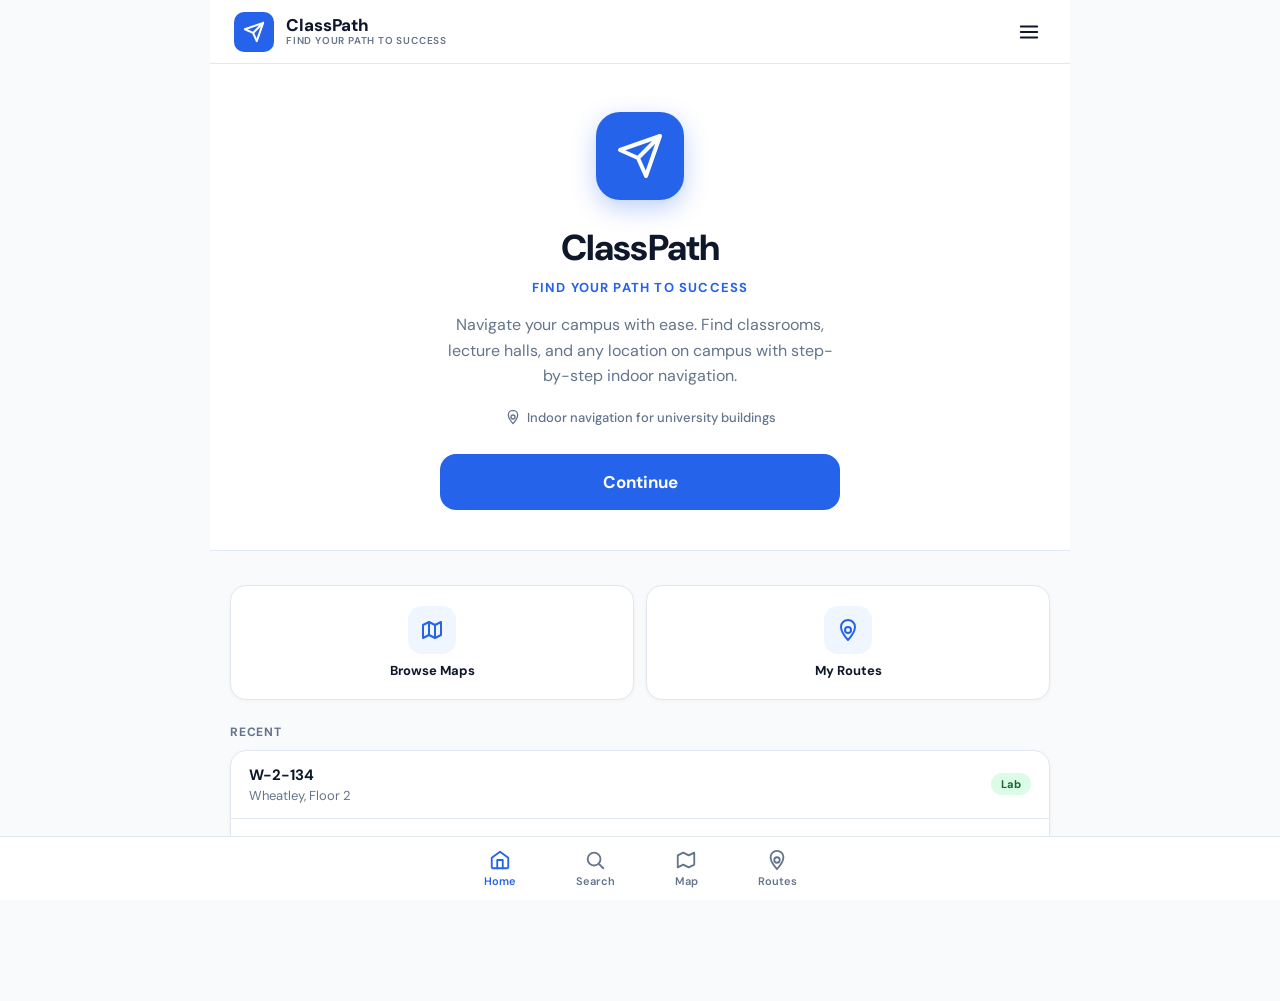
<file: index.html>
<!DOCTYPE html>
<html lang="en">
<head>
<meta charset="UTF-8">
<meta name="viewport" content="width=device-width, initial-scale=1.0">
<title>ClassPath — Home</title>
<link rel="stylesheet" href="style.css">
<style>
.hero {
  background: var(--white);
  padding: 48px 24px 40px;
  text-align: center;
  border-bottom: 1.5px solid var(--border);
}

.hero-icon {
  width: 88px; height: 88px;
  background: var(--blue);
  border-radius: 24px;
  display: flex; align-items: center; justify-content: center;
  margin: 0 auto 24px;
  box-shadow: 0 8px 24px rgba(37,99,235,0.3);
}

.hero-icon svg { width: 48px; height: 48px; stroke: white; stroke-width: 2; fill: none; }

.hero h1 {
  font-size: 36px;
  font-weight: 800;
  letter-spacing: -0.8px;
  color: var(--text);
  margin-bottom: 8px;
}

.hero .tagline {
  font-size: 13px;
  font-weight: 700;
  letter-spacing: 1.2px;
  text-transform: uppercase;
  color: var(--blue);
  margin-bottom: 16px;
}

.hero .desc {
  font-size: 16px;
  color: var(--text-muted);
  line-height: 1.6;
  max-width: 400px;
  margin: 0 auto 20px;
}

.hero .feature-note {
  display: inline-flex;
  align-items: center;
  gap: 6px;
  font-size: 13px;
  color: var(--text-muted);
  font-weight: 500;
  margin-bottom: 28px;
}

.hero .feature-note svg { width: 16px; height: 16px; stroke: var(--text-muted); stroke-width: 2; fill: none; }

.hero .btn-blue { max-width: 400px; margin: 0 auto; border-radius: 16px; font-size: 17px; padding: 17px; }

/* Quick actions */
.quick-row {
  display: grid;
  grid-template-columns: 1fr 1fr;
  gap: 12px;
  margin-top: 14px;
}

.quick-card {
  background: var(--white);
  border-radius: 16px;
  border: 1.5px solid var(--border);
  padding: 20px 16px;
  display: flex;
  flex-direction: column;
  align-items: center;
  gap: 8px;
  cursor: pointer;
  text-decoration: none;
  color: var(--text);
  transition: border-color 0.15s, box-shadow 0.15s;
  text-align: center;
  box-shadow: 0 1px 4px rgba(0,0,0,0.04);
}

.quick-card:hover { border-color: var(--blue); box-shadow: 0 4px 12px rgba(37,99,235,0.1); }

.quick-card .qc-icon {
  width: 48px; height: 48px;
  background: var(--blue-light);
  border-radius: 14px;
  display: flex; align-items: center; justify-content: center;
}

.quick-card .qc-icon svg { width: 24px; height: 24px; stroke: var(--blue); stroke-width: 2; fill: none; }
.quick-card span { font-size: 13px; font-weight: 700; }
</style>
</head>
<body>
<div class="phone">

  <!-- Top navbar -->
  <nav class="topbar">
    <a href="index.html" class="topbar-brand">
      <div class="topbar-logo">
        <svg viewBox="0 0 24 24"><path d="M22 2L11 13M22 2l-7 20-4-9-9-4 20-7z" stroke-linecap="round" stroke-linejoin="round"/></svg>
      </div>
      <div>
        <div class="topbar-name">ClassPath</div>
        <div class="topbar-sub">Find your path to success</div>
      </div>
    </a>
    <button class="topbar-menu" aria-label="Menu">
      <svg viewBox="0 0 24 24" fill="none"><path d="M3 12h18M3 6h18M3 18h18" stroke-linecap="round"/></svg>
    </button>
  </nav>

  <div class="screen">

    <!-- Hero -->
    <div class="hero">
      <div class="hero-icon">
        <svg viewBox="0 0 24 24"><path d="M22 2L11 13M22 2l-7 20-4-9-9-4 20-7z" stroke-linecap="round" stroke-linejoin="round"/></svg>
      </div>
      <h1>ClassPath</h1>
      <div class="tagline">Find your path to success</div>
      <p class="desc">Navigate your campus with ease. Find classrooms, lecture halls, and any location on campus with step-by-step indoor navigation.</p>
      <div class="feature-note">
        <svg viewBox="0 0 24 24"><circle cx="12" cy="12" r="3"/><path d="M12 2C8.13 2 5 5.13 5 9c0 5.25 7 13 7 13s7-7.75 7-13c0-3.87-3.13-7-7-7z" stroke-linecap="round" stroke-linejoin="round"/></svg>
        Indoor navigation for university buildings
      </div>
      <a href="search.html" class="btn btn-blue">Continue</a>
    </div>

    <div class="content">
      <div class="quick-row">
        <a href="map.html" class="quick-card">
          <div class="qc-icon">
            <svg viewBox="0 0 24 24"><path d="M9 4L3 7v13l6-3 6 3 6-3V4l-6 3-6-3z" stroke-linecap="round" stroke-linejoin="round"/><path d="M9 4v13M15 7v13" stroke-linecap="round"/></svg>
          </div>
          <span>Browse Maps</span>
        </a>
        <a href="routes.html" class="quick-card">
          <div class="qc-icon">
            <svg viewBox="0 0 24 24"><circle cx="12" cy="12" r="3"/><path d="M12 2C8.13 2 5 5.13 5 9c0 5.25 7 13 7 13s7-7.75 7-13c0-3.87-3.13-7-7-7z" stroke-linecap="round" stroke-linejoin="round"/></svg>
          </div>
          <span>My Routes</span>
        </a>
      </div>

      <div class="gap-lg"></div>
      <div class="section-label">Recent</div>
      <div class="list-card">
        <a href="room-details.html?room=W-2-134&type=lab&building=Wheatley&floor=2&capacity=30" class="list-row">
          <div>
            <div class="room-code">W-2-134</div>
            <div class="room-sub">Wheatley, Floor 2</div>
          </div>
          <span class="tag tag-lab">Lab</span>
        </a>
        <a href="room-details.html?room=M-1-040&type=lecture&building=McCormack&floor=1&capacity=120" class="list-row">
          <div>
            <div class="room-code">M-1-040</div>
            <div class="room-sub">McCormack, Floor 1</div>
          </div>
          <span class="tag tag-lecture">Lecture</span>
        </a>
      </div>
    </div>
  </div>

  <!-- Bottom nav -->
  <div class="bottom-nav">
    <a href="index.html" class="nav-item active">
      <svg viewBox="0 0 24 24" fill="none"><path d="M3 9.5L12 3l9 6.5V20a1 1 0 01-1 1H4a1 1 0 01-1-1V9.5z" stroke="currentColor" stroke-linecap="round" stroke-linejoin="round"/><path d="M9 21V12h6v9" stroke="currentColor" stroke-linecap="round" stroke-linejoin="round"/></svg>
      Home
    </a>
    <a href="search.html" class="nav-item">
      <svg viewBox="0 0 24 24" fill="none"><circle cx="11" cy="11" r="7" stroke="currentColor"/><path d="M16.5 16.5 21 21" stroke="currentColor" stroke-linecap="round"/></svg>
      Search
    </a>
    <a href="map.html" class="nav-item">
      <svg viewBox="0 0 24 24" fill="none"><path d="M9 4L3 7v13l6-3 6 3 6-3V4l-6 3-6-3z" stroke="currentColor" stroke-linecap="round" stroke-linejoin="round"/></svg>
      Map
    </a>
    <a href="routes.html" class="nav-item">
      <svg viewBox="0 0 24 24" fill="none"><circle cx="12" cy="12" r="3" stroke="currentColor"/><path d="M12 2C8.13 2 5 5.13 5 9c0 5.25 7 13 7 13s7-7.75 7-13c0-3.87-3.13-7-7-7z" stroke="currentColor" stroke-linecap="round" stroke-linejoin="round"/></svg>
      Routes
    </a>
  </div>
</div>
</body>
</html>
</file>
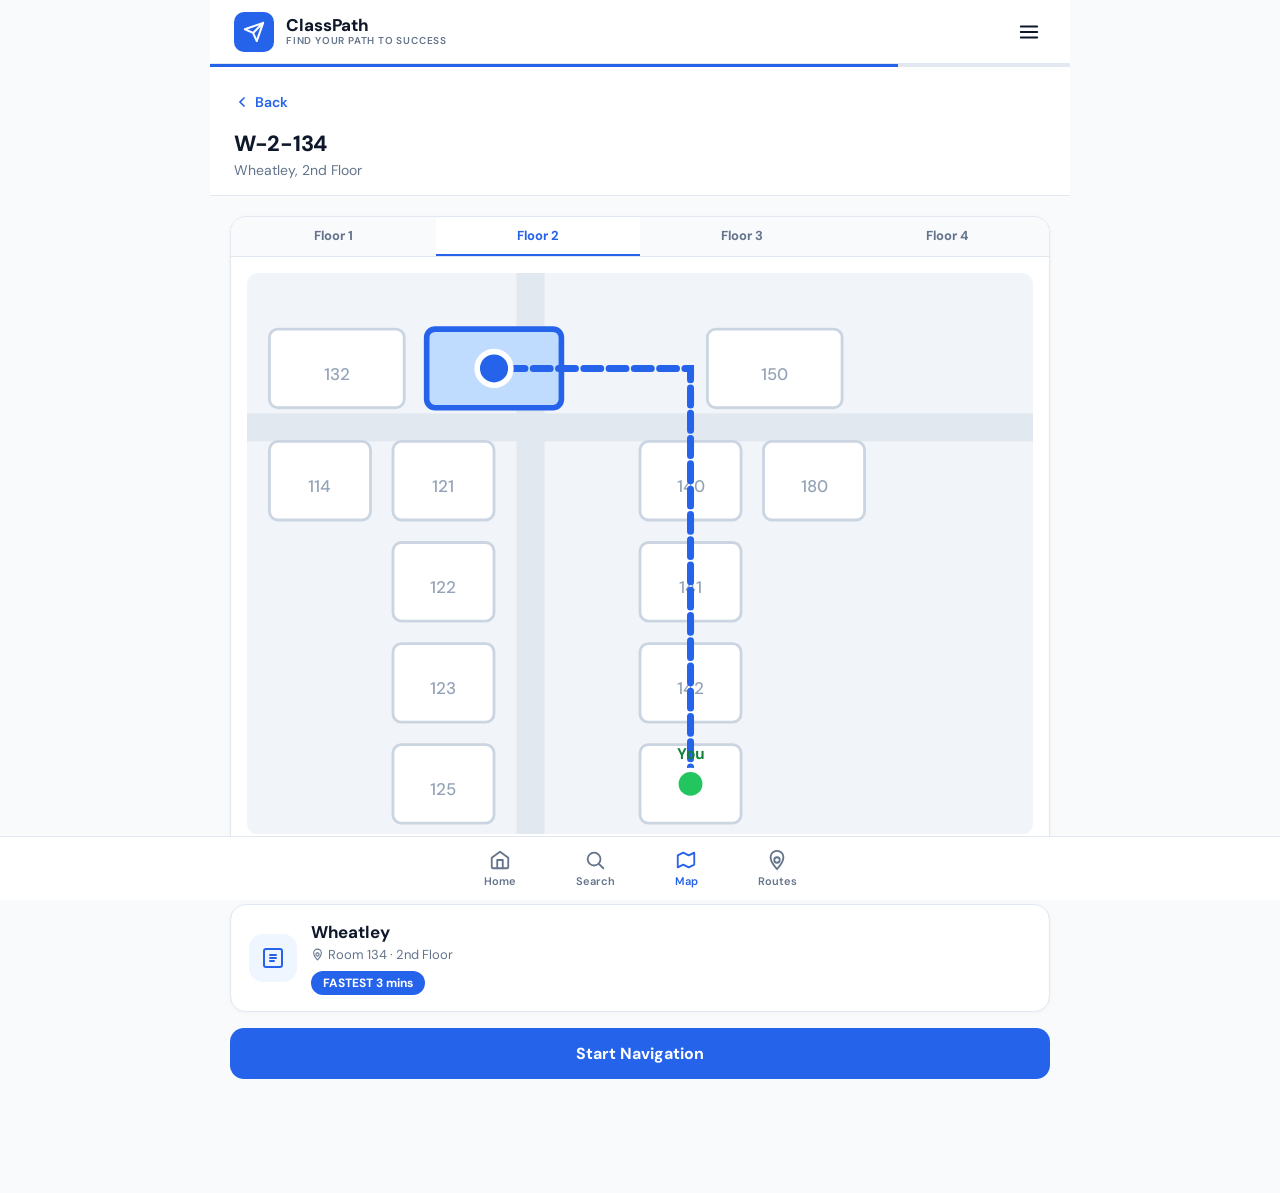
<file: map.html>
﻿<!DOCTYPE html>
<html lang="en">
<head>
<meta charset="UTF-8">
<meta name="viewport" content="width=device-width, initial-scale=1.0">
<title>ClassPath — Floor Map</title>
<link rel="stylesheet" href="style.css">
<style>
.map-page-header {
  background: var(--white);
  padding: 20px 24px 16px;
  border-bottom: 1.5px solid var(--border);
}
.map-page-header h1 { font-size: 22px; font-weight: 800; letter-spacing: -0.3px; }
.map-page-header p  { font-size: 14px; color: var(--text-muted); margin-top: 3px; }
.map-floor-tabs { display: flex; border-bottom: 1.5px solid var(--border); background: var(--bg); }
.floor-tab {
  flex: 1; padding: 10px 4px; text-align: center;
  font-size: 13px; font-weight: 700; color: var(--text-muted);
  cursor: pointer; border-bottom: 2.5px solid transparent;
  transition: color 0.15s, border-color 0.15s;
}
.floor-tab.active { color: var(--blue); border-bottom-color: var(--blue); background: var(--white); }
.map-svg-wrap { padding: 16px; }
.map-legend {
  display: flex; gap: 16px; padding: 10px 16px;
  border-top: 1px solid var(--border); background: var(--bg); flex-wrap: wrap;
}
.legend-item { display: flex; align-items: center; gap: 6px; font-size: 12px; font-weight: 600; color: var(--text-muted); }
.legend-dot  { width: 10px; height: 10px; border-radius: 50%; }
.dest-card {
  background: var(--white); border-radius: 16px; border: 1.5px solid var(--border);
  padding: 16px 18px; display: flex; align-items: center; gap: 14px;
  box-shadow: 0 1px 4px rgba(0,0,0,0.04);
}
.dest-card-icon {
  width: 48px; height: 48px; background: var(--blue-light);
  border-radius: 14px; display: flex; align-items: center; justify-content: center; flex-shrink: 0;
}
.dest-card-icon svg { width: 24px; height: 24px; stroke: var(--blue); stroke-width: 2; fill: none; }
.dest-card-name { font-size: 17px; font-weight: 700; }
.dest-card-sub  { font-size: 13px; color: var(--text-muted); margin-top: 3px; display: flex; align-items: center; gap: 4px; }
.dest-card-sub svg { width: 13px; height: 13px; stroke: var(--text-muted); stroke-width: 2; fill: none; }
.fastest-badge {
  display: inline-flex; align-items: center; gap: 6px;
  background: var(--blue); color: white; font-size: 12px; font-weight: 700;
  padding: 4px 12px; border-radius: 20px; margin-top: 8px;
}
</style>
</head>
<body>
<div class="phone">
  <nav class="topbar">
    <a href="index.html" class="topbar-brand">
      <div class="topbar-logo">
        <svg viewBox="0 0 24 24" fill="none" stroke="white" stroke-width="2.2" stroke-linecap="round" stroke-linejoin="round"><path d="M22 2L11 13M22 2l-7 20-4-9-9-4 20-7z"/></svg>
      </div>
      <div>
        <div class="topbar-name">ClassPath</div>
        <div class="topbar-sub">Find your path to success</div>
      </div>
    </a>
    <button class="topbar-menu" aria-label="Menu">
      <svg viewBox="0 0 24 24" fill="none"><path d="M3 12h18M3 6h18M3 18h18" stroke="currentColor" stroke-linecap="round"/></svg>
    </button>
  </nav>
  <div class="topbar-progress"><div class="topbar-progress-fill" style="width:80%"></div></div>

  <div class="screen">
    <div class="map-page-header">
      <a href="javascript:history.back()" class="back-btn" style="margin-bottom:12px;">
        <svg viewBox="0 0 24 24" fill="none" stroke="currentColor" stroke-width="2.5" stroke-linecap="round"><path d="M15 18l-6-6 6-6"/></svg>
        Back
      </a>
      <h1 id="roomLabel">W-2-134</h1>
      <p id="buildingLabel">Wheatley, 2nd Floor</p>
    </div>

    <div class="content">
      <div class="map-container" style="margin-bottom:16px;">
        <div class="map-floor-tabs" id="floorTabs"></div>
        <div class="map-svg-wrap">
          <svg id="floorSVG" viewBox="0 0 280 200" xmlns="http://www.w3.org/2000/svg" style="width:100%;height:auto;display:block;"></svg>
        </div>
        <div class="map-legend">
          <div class="legend-item"><div class="legend-dot" style="background:#2563eb;"></div>Destination</div>
          <div class="legend-item"><div class="legend-dot" style="background:#22c55e;"></div>You Are Here</div>
          <div class="legend-item"><div class="legend-dot" style="background:#2563eb;opacity:0.4;"></div>Route</div>
        </div>
      </div>

      <div class="dest-card" style="margin-bottom:16px;">
        <div class="dest-card-icon">
          <svg viewBox="0 0 24 24"><rect x="3" y="3" width="18" height="18" rx="2"/><path d="M9 9h6M9 12h6M9 15h4" stroke-linecap="round"/></svg>
        </div>
        <div style="flex:1;">
          <div class="dest-card-name" id="destCardName">—</div>
          <div class="dest-card-sub">
            <svg viewBox="0 0 24 24"><circle cx="12" cy="12" r="3"/><path d="M12 2C8.13 2 5 5.13 5 9c0 5.25 7 13 7 13s7-7.75 7-13c0-3.87-3.13-7-7-7z" stroke-linecap="round" stroke-linejoin="round"/></svg>
            <span id="destCardSub">—</span>
          </div>
          <div class="fastest-badge" id="modeBadge">FASTEST &nbsp; 3 mins</div>
        </div>
      </div>

      <a id="startNavBtn" href="#" class="btn btn-blue">Start Navigation</a>
      <div class="gap"></div>
    </div>
  </div>

  <div class="bottom-nav">
    <a href="index.html" class="nav-item"><svg viewBox="0 0 24 24" fill="none"><path d="M3 9.5L12 3l9 6.5V20a1 1 0 01-1 1H4a1 1 0 01-1-1V9.5z" stroke="currentColor" stroke-linecap="round" stroke-linejoin="round"/><path d="M9 21V12h6v9" stroke="currentColor" stroke-linecap="round" stroke-linejoin="round"/></svg>Home</a>
    <a href="search.html" class="nav-item"><svg viewBox="0 0 24 24" fill="none"><circle cx="11" cy="11" r="7" stroke="currentColor"/><path d="M16.5 16.5 21 21" stroke="currentColor" stroke-linecap="round"/></svg>Search</a>
    <a href="map.html" class="nav-item active"><svg viewBox="0 0 24 24" fill="none"><path d="M9 4L3 7v13l6-3 6 3 6-3V4l-6 3-6-3z" stroke="currentColor" stroke-linecap="round" stroke-linejoin="round"/></svg>Map</a>
    <a href="routes.html" class="nav-item"><svg viewBox="0 0 24 24" fill="none"><circle cx="12" cy="12" r="3" stroke="currentColor"/><path d="M12 2C8.13 2 5 5.13 5 9c0 5.25 7 13 7 13s7-7.75 7-13c0-3.87-3.13-7-7-7z" stroke="currentColor" stroke-linecap="round" stroke-linejoin="round"/></svg>Routes</a>
  </div>
</div>
<script>
const p = new URLSearchParams(location.search);
const room = p.get('room') || 'W-2-134';
const building = p.get('building') || 'Wheatley';
const floorP = parseInt(p.get('floor') || '2');
const mode = p.get('mode') || 'stairs';
const ord = ['st','nd','rd'][floorP-1] || 'th';
document.getElementById('roomLabel').textContent = room;
document.getElementById('buildingLabel').textContent = `${building}, ${floorP}${ord} Floor`;
document.getElementById('destCardName').textContent = building;
document.getElementById('destCardSub').textContent = `Room ${room.split('-').pop()} · ${floorP}${ord} Floor`;
document.getElementById('modeBadge').textContent = mode === 'elevator' ? 'ACCESSIBLE  7 mins' : 'FASTEST  3 mins';
const totalFloors = 4;
const tabs = document.getElementById('floorTabs');
for (let f = 1; f <= totalFloors; f++) {
  const d = document.createElement('div');
  d.className = 'floor-tab' + (f === floorP ? ' active' : '');
  d.textContent = `Floor ${f}`;
  d.onclick = () => { document.querySelectorAll('.floor-tab').forEach(t => t.classList.remove('active')); d.classList.add('active'); renderMap(f); };
  tabs.appendChild(d);
}
const LAYOUTS = {
  1:[['114',8,20,36,28],['121',52,20,36,28],['140',140,20,36,28],['180',184,20,36,28],['122',52,56,36,28],['141',140,56,36,28],['123',52,92,36,28],['142',140,92,36,28],['124',52,128,36,28],['144',140,128,36,28]],
  2:[['132',8,20,48,28],['134',64,20,48,28],['150',164,20,48,28],['114',8,60,36,28],['121',52,60,36,28],['140',140,60,36,28],['180',184,60,36,28],['122',52,96,36,28],['141',140,96,36,28],['123',52,132,36,28],['142',140,132,36,28],['125',52,168,36,28],['144',140,168,36,28]],
  3:[['300',8,20,48,28],['310',64,20,48,28],['320',8,56,36,28],['330',52,56,36,28],['340',140,56,36,28],['350',52,92,36,28],['360',140,92,36,28],['370',52,128,36,28],['380',140,128,36,28]],
  4:[['400',8,20,48,28],['410',64,20,48,28],['420',8,56,36,28],['430',52,56,36,28],['440',140,56,36,28],['450',184,56,36,28]],
};
function renderMap(floor) {
  const svg = document.getElementById('floorSVG');
  const rooms = LAYOUTS[floor] || LAYOUTS[2];
  const targetNum = room.split('-').pop();
  const targetRoom = rooms.find(r => r[0] === targetNum) || rooms[1] || rooms[0];
  const startRoom = rooms[rooms.length - 1];
  const tx=targetRoom[1],ty=targetRoom[2],tw=targetRoom[3],th=targetRoom[4];
  const sx=startRoom[1],sy=startRoom[2],sw=startRoom[3],sh=startRoom[4];
  const startX=sx+sw/2,startY=sy+sh/2,endX=tx+tw/2,endY=ty+th/2;
  const routeD = mode==='elevator' ? `M${startX},${startY} L${endX},${startY} L${endX},${endY}` : `M${startX},${startY} L${startX},${endY} L${endX},${endY}`;
  svg.innerHTML = `
    <rect x="0" y="0" width="280" height="200" fill="#f1f5f9" rx="4"/>
    <rect x="0" y="50" width="280" height="10" fill="#e2e8f0"/>
    <rect x="96" y="0" width="10" height="200" fill="#e2e8f0"/>
    ${rooms.map(([id,x,y,w,h])=>{const isT=id===targetNum;return `<g><rect x="${x}" y="${y}" width="${w}" height="${h}" fill="${isT?'#bfdbfe':'#fff'}" stroke="${isT?'#2563eb':'#cbd5e1'}" stroke-width="${isT?2:1}" rx="3"/><text x="${x+w/2}" y="${y+h/2+4}" text-anchor="middle" font-family="DM Sans,sans-serif" font-size="${isT?'7':'6'}" font-weight="${isT?'700':'500'}" fill="${isT?'#1d4ed8':'#94a3b8'}">${id}</text></g>`;}).join('')}
    <path d="${routeD}" fill="none" stroke="#2563eb" stroke-width="2.5" stroke-dasharray="6,3" stroke-linecap="round"/>
    <circle cx="${startX}" cy="${startY}" r="5" fill="#22c55e" stroke="white" stroke-width="1.5"/>
    <circle cx="${endX}" cy="${endY}" r="6" fill="#2563eb" stroke="white" stroke-width="2"/>
    <text x="${startX}" y="${startY-9}" text-anchor="middle" font-family="DM Sans,sans-serif" font-size="5.5" font-weight="700" fill="#15803d">You</text>`;
}
renderMap(floorP);
const navParams = new URLSearchParams({ room, building, floor: floorP, mode });
document.getElementById('startNavBtn').href = `navigate.html?${navParams}`;
</script>
</body>
</html>
</file>
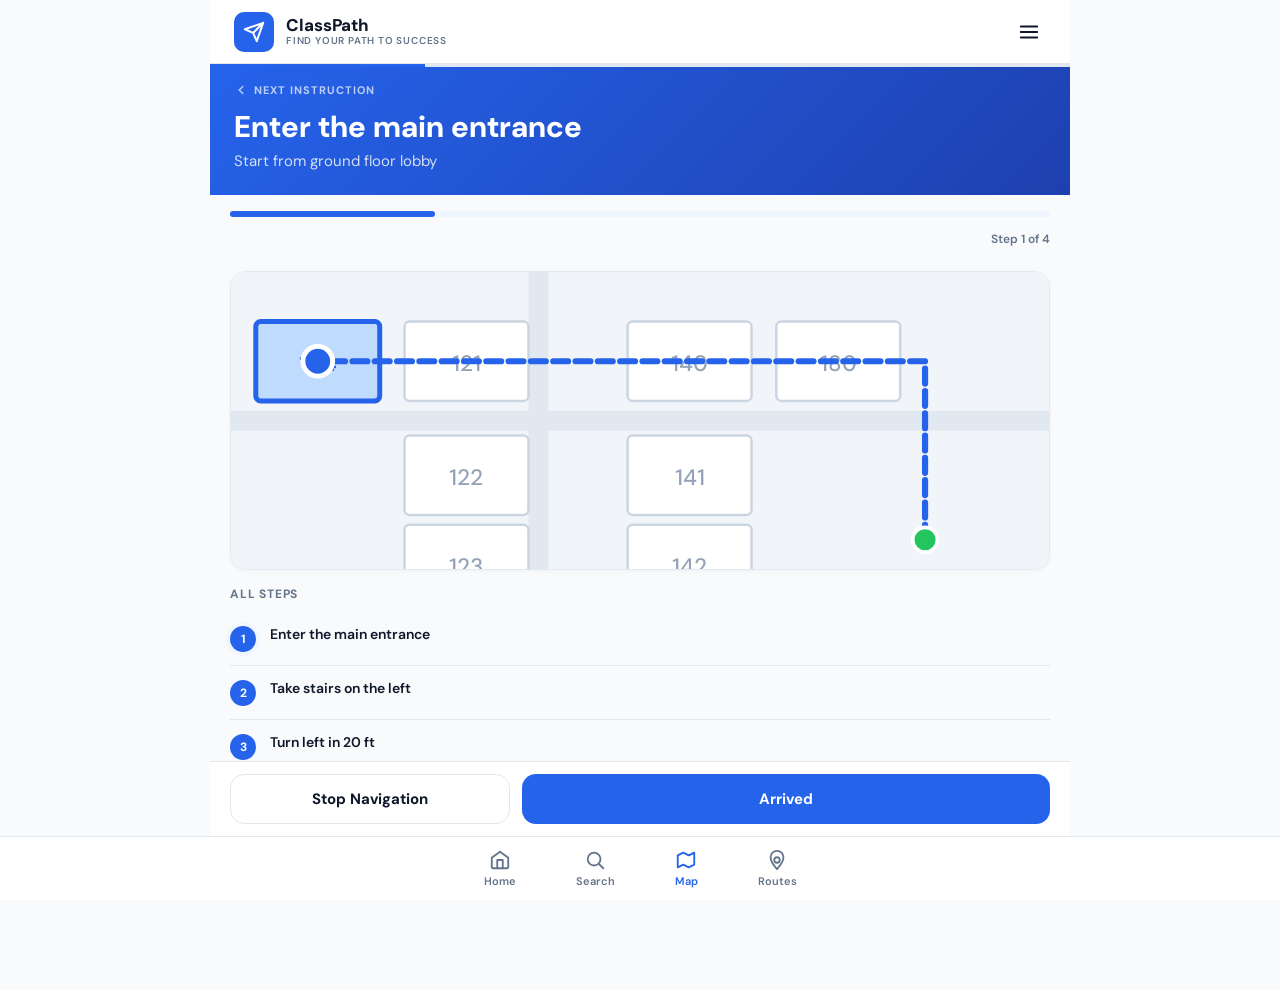
<file: navigate.html>
<!DOCTYPE html>
<html lang="en">
<head>
<meta charset="UTF-8">
<meta name="viewport" content="width=device-width, initial-scale=1.0">
<title>ClassPath — Navigate</title>
<link rel="stylesheet" href="style.css">
<style>
.nav-direction-header {
  background: linear-gradient(135deg, var(--blue) 0%, #1e40af 100%);
  padding: 16px 24px 24px;
  color: white;
}

.nav-back-label {
  font-size: 11px; font-weight: 700; letter-spacing: 1px;
  text-transform: uppercase; opacity: 0.7; margin-bottom: 12px;
  display: flex; align-items: center; gap: 6px;
}

.nav-back-label svg { width: 14px; height: 14px; stroke: white; stroke-width: 2.5; }

.dir-big { font-size: 30px; font-weight: 800; line-height: 1.2; margin-bottom: 6px; }
.dir-sub-text { font-size: 15px; opacity: 0.8; }

.mini-map-wrap {
  background: var(--white);
  margin: 0 20px;
  border-radius: 16px;
  border: 1.5px solid var(--border);
  overflow: hidden;
  margin-top: 16px;
  box-shadow: 0 1px 4px rgba(0,0,0,0.04);
}

.mini-map-wrap svg { width: 100%; height: auto; display: block; }

.step-row {
  display: flex; align-items: flex-start; gap: 14px;
  padding: 13px 0; border-bottom: 1px solid var(--border);
}
.step-row:last-child { border-bottom: none; }

.step-num {
  width: 26px; height: 26px; background: var(--blue); color: white;
  border-radius: 50%; display: flex; align-items: center; justify-content: center;
  font-size: 12px; font-weight: 700; flex-shrink: 0; margin-top: 1px;
}
.step-num.done    { background: #22c55e; }
.step-num.current { background: var(--blue); box-shadow: 0 0 0 4px var(--blue-light); }

.step-text      { font-size: 14px; font-weight: 600; color: var(--text); flex: 1; }
.step-text.done { color: var(--text-muted); text-decoration: line-through; }

.nav-controls {
  position: sticky; bottom: var(--nav-h);
  background: var(--white); border-top: 1.5px solid var(--border);
  padding: 12px 20px; display: flex; gap: 12px;
}

.btn-arrived {
  flex: 2; background: var(--blue); color: white;
  border: none; border-radius: 14px; padding: 14px;
  font-family: 'DM Sans', sans-serif; font-size: 15px; font-weight: 700;
  cursor: pointer; transition: opacity 0.15s;
}
.btn-arrived:hover { opacity: 0.9; }

.btn-stop {
  flex: 1; background: var(--white); color: var(--text);
  border: 1.5px solid var(--border); border-radius: 14px; padding: 14px;
  font-family: 'DM Sans', sans-serif; font-size: 15px; font-weight: 700;
  cursor: pointer; transition: background 0.15s;
}
.btn-stop:hover { background: var(--bg); }

#arrivedOverlay {
  display: none; position: fixed; inset: 0;
  background: rgba(255,255,255,0.97); z-index: 200;
  align-items: center; justify-content: center;
  flex-direction: column; text-align: center; padding: 40px;
}
#arrivedOverlay.show { display: flex; }
.arrived-icon {
  width: 80px; height: 80px; background: #dcfce7; border-radius: 50%;
  display: flex; align-items: center; justify-content: center;
  margin: 0 auto 20px; font-size: 40px;
}
#arrivedOverlay h2 { font-size: 28px; font-weight: 800; color: var(--text); }
#arrivedOverlay p  { font-size: 15px; color: var(--text-muted); margin-top: 8px; }
</style>
</head>
<body>
<div class="phone">
  <nav class="topbar">
    <a href="index.html" class="topbar-brand">
      <div class="topbar-logo">
        <svg viewBox="0 0 24 24" fill="none" stroke="white" stroke-width="2.2" stroke-linecap="round" stroke-linejoin="round"><path d="M22 2L11 13M22 2l-7 20-4-9-9-4 20-7z"/></svg>
      </div>
      <div>
        <div class="topbar-name">ClassPath</div>
        <div class="topbar-sub">Find your path to success</div>
      </div>
    </a>
    <button class="topbar-menu" aria-label="Menu">
      <svg viewBox="0 0 24 24" fill="none"><path d="M3 12h18M3 6h18M3 18h18" stroke="currentColor" stroke-linecap="round"/></svg>
    </button>
  </nav>
  <div class="topbar-progress"><div class="topbar-progress-fill" id="topProgress" style="width:10%"></div></div>

  <div class="screen">
    <div class="nav-direction-header" id="dirHeader" style="cursor:pointer;" title="Tap to advance">
      <div class="nav-back-label">
        <svg viewBox="0 0 24 24" fill="none"><path d="M15 18l-6-6 6-6" stroke-linecap="round"/></svg>
        NEXT INSTRUCTION
      </div>
      <div class="dir-big" id="dirMain">—</div>
      <div class="dir-sub-text" id="dirSub">—</div>
    </div>

    <div style="padding: 16px 20px 8px;">
      <div class="nav-progress">
        <div class="nav-progress-fill" id="progressFill" style="width:25%;"></div>
      </div>
      <div style="font-size:12px;font-weight:600;color:var(--text-muted);text-align:right;" id="stepCounter">Step 1 of 4</div>
    </div>

    <div class="mini-map-wrap">
      <svg id="miniMapSVG" viewBox="0 0 330 120" xmlns="http://www.w3.org/2000/svg"></svg>
    </div>

    <div style="padding: 16px 20px 0;">
      <div class="section-label">All Steps</div>
      <div id="stepList"></div>
    </div>

    <div class="nav-controls">
      <button class="btn-stop" onclick="stopNav()">Stop Navigation</button>
      <button class="btn-arrived" onclick="arrived()">Arrived</button>
    </div>
    <div style="height:8px;"></div>
  </div>

  <div id="arrivedOverlay">
    <div class="arrived-icon">✓</div>
    <h2 id="arrivedRoom">Arrived!</h2>
    <p id="arrivedSub">You have reached your destination.</p>
    <div style="margin-top:28px;display:flex;flex-direction:column;gap:12px;width:100%;max-width:360px;">
      <a href="index.html" class="btn btn-blue">Back to Home</a>
      <a href="routes.html" class="btn btn-outline">View My Routes</a>
    </div>
  </div>

  <div class="bottom-nav">
    <a href="index.html" class="nav-item"><svg viewBox="0 0 24 24" fill="none"><path d="M3 9.5L12 3l9 6.5V20a1 1 0 01-1 1H4a1 1 0 01-1-1V9.5z" stroke="currentColor" stroke-linecap="round" stroke-linejoin="round"/><path d="M9 21V12h6v9" stroke="currentColor" stroke-linecap="round" stroke-linejoin="round"/></svg>Home</a>
    <a href="search.html" class="nav-item"><svg viewBox="0 0 24 24" fill="none"><circle cx="11" cy="11" r="7" stroke="currentColor"/><path d="M16.5 16.5 21 21" stroke="currentColor" stroke-linecap="round"/></svg>Search</a>
    <a href="map.html" class="nav-item active"><svg viewBox="0 0 24 24" fill="none"><path d="M9 4L3 7v13l6-3 6 3 6-3V4l-6 3-6-3z" stroke="currentColor" stroke-linecap="round" stroke-linejoin="round"/></svg>Map</a>
    <a href="routes.html" class="nav-item"><svg viewBox="0 0 24 24" fill="none"><circle cx="12" cy="12" r="3" stroke="currentColor"/><path d="M12 2C8.13 2 5 5.13 5 9c0 5.25 7 13 7 13s7-7.75 7-13c0-3.87-3.13-7-7-7z" stroke="currentColor" stroke-linecap="round" stroke-linejoin="round"/></svg>Routes</a>
  </div>
</div>

<script>
const p = new URLSearchParams(location.search);
const room = p.get('room') || 'W-2-134';
const building = p.get('building') || 'Wheatley';
const floorNum = p.get('floor') || '2';
const mode = p.get('mode') || 'stairs';

const stairsSteps = [
  { text: 'Enter the main entrance', sub: 'Start from ground floor lobby' },
  { text: `Take stairs on the left`, sub: `Go up to Floor ${floorNum}` },
  { text: `Turn left in 20 ft`, sub: `Toward ${building}` },
  { text: `Room ${room} is on the left`, sub: 'You have arrived!' },
];
const elevSteps = [
  { text: 'Enter the main entrance', sub: 'Start from ground floor lobby' },
  { text: 'Take right to the elevator', sub: 'Accessible elevator near lobby' },
  { text: `Take elevator to Floor ${floorNum}`, sub: 'Press floor button inside' },
  { text: `Room ${room} is on the left`, sub: 'You have arrived!' },
];
const steps = mode === 'elevator' ? elevSteps : stairsSteps;
let currentStep = 0;

function renderStep() {
  const s = steps[currentStep];
  document.getElementById('dirMain').textContent = s.text;
  document.getElementById('dirSub').textContent = s.sub;
  document.getElementById('stepCounter').textContent = `Step ${currentStep+1} of ${steps.length}`;
  const pct = ((currentStep+1)/steps.length)*100;
  document.getElementById('progressFill').style.width = pct + '%';
  document.getElementById('topProgress').style.width = pct + '%';
  document.getElementById('stepList').innerHTML = steps.map((st, i) => `
    <div class="step-row">
      <div class="step-num ${i < currentStep ? 'done' : i === currentStep ? 'current' : ''}">
        ${i < currentStep ? '✓' : i+1}
      </div>
      <div class="step-text ${i < currentStep ? 'done' : ''}">${st.text}</div>
    </div>`).join('');
}
renderStep();

// Mini map
const rooms = [
  [134,10,20,50,32],[121,70,20,50,32],[140,160,20,50,32],[180,220,20,50,32],
  [122,70,66,50,32],[141,160,66,50,32],[123,70,102,50,32],[142,160,102,50,32],
];
const targetId = parseInt(room.split('-').pop()) || 134;
const targetRoom = rooms.find(r => r[0] === targetId) || rooms[0];
const tx = targetRoom[1]+targetRoom[3]/2, ty = targetRoom[2]+targetRoom[4]/2;
const startX = 280, startY = 108;
document.getElementById('miniMapSVG').innerHTML = `
  <rect x="0" y="0" width="330" height="120" fill="#f1f5f9" rx="4"/>
  <rect x="0" y="56" width="330" height="8" fill="#e2e8f0"/>
  <rect x="120" y="0" width="8" height="120" fill="#e2e8f0"/>
  ${rooms.map(([id,x,y,w,h])=>`
    <rect x="${x}" y="${y}" width="${w}" height="${h}"
      fill="${id===targetId?'#bfdbfe':'#fff'}"
      stroke="${id===targetId?'#2563eb':'#cbd5e1'}"
      stroke-width="${id===targetId?2:1}" rx="2"/>
    <text x="${x+w/2}" y="${y+h/2+4}" text-anchor="middle"
      font-family="DM Sans,sans-serif" font-size="9"
      font-weight="${id===targetId?'700':'500'}"
      fill="${id===targetId?'#1d4ed8':'#94a3b8'}">${id}</text>`).join('')}
  <path d="M${startX},${startY} L${startX},${ty} L${tx},${ty}"
    fill="none" stroke="#2563eb" stroke-width="2.5" stroke-dasharray="6,3" stroke-linecap="round"/>
  <circle cx="${startX}" cy="${startY}" r="5" fill="#22c55e" stroke="white" stroke-width="1.5"/>
  <circle cx="${tx}" cy="${ty}" r="6" fill="#2563eb" stroke="white" stroke-width="2"/>`;

document.getElementById('dirHeader').addEventListener('click', () => {
  if (currentStep < steps.length - 1) { currentStep++; renderStep(); }
});

function stopNav() {
  if (confirm('Stop navigation?')) window.location.href = 'index.html';
}
function arrived() {
  document.getElementById('arrivedRoom').textContent = `Arrived at ${room}!`;
  document.getElementById('arrivedSub').textContent = `${building}, Floor ${floorNum}`;
  document.getElementById('arrivedOverlay').classList.add('show');
}
</script>
</body>
</html>
</file>
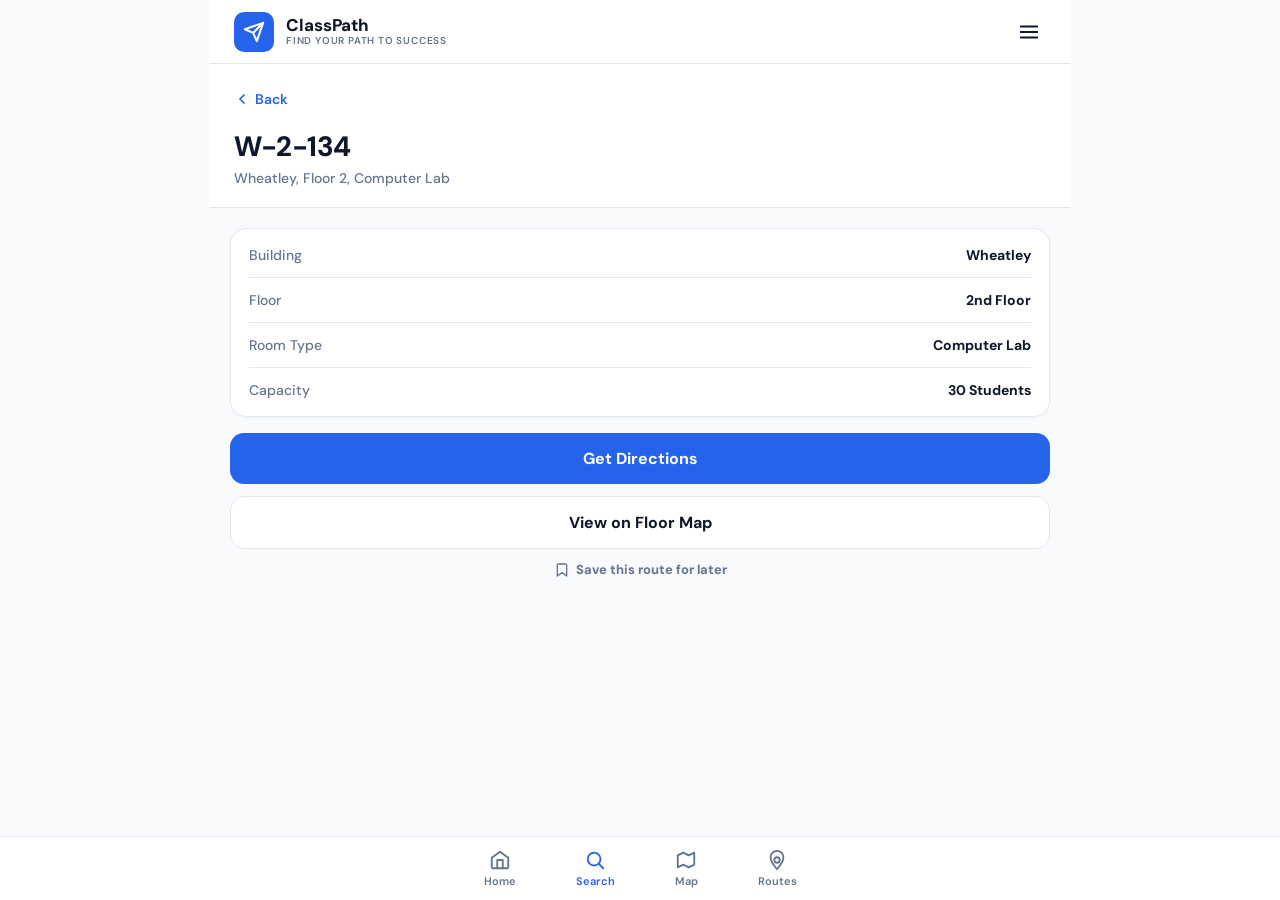
<file: room-details.html>
<!DOCTYPE html>
<html lang="en">
<head>
<meta charset="UTF-8">
<meta name="viewport" content="width=device-width, initial-scale=1.0">
<title>ClassPath — Room Details</title>
<link rel="stylesheet" href="style.css">
<style>
.room-page-header {
  background: var(--white);
  padding: 20px 24px 20px;
  border-bottom: 1.5px solid var(--border);
}
.room-page-header h1 { font-size: 28px; font-weight: 800; letter-spacing: -0.5px; }
.room-page-header .room-subtitle { font-size: 14px; color: var(--text-muted); margin-top: 4px; font-weight: 500; }

.detail-card {
  background: var(--white);
  border-radius: 16px;
  border: 1.5px solid var(--border);
  padding: 4px 18px;
  margin-bottom: 16px;
  box-shadow: 0 1px 4px rgba(0,0,0,0.04);
}

.btn-stack { display: flex; flex-direction: column; gap: 12px; }

.save-chip {
  display: flex; align-items: center; justify-content: center; gap: 6px;
  font-size: 13px; font-weight: 700; color: var(--text-muted);
  margin-top: 12px; cursor: pointer; transition: color 0.15s;
}
.save-chip:hover { color: var(--blue); }
.save-chip svg { width: 16px; height: 16px; stroke: currentColor; stroke-width: 2; }

#saveMsg {
  display: none; text-align: center; font-size: 13px; font-weight: 700;
  color: #166534; background: #dcfce7; padding: 10px; border-radius: 10px; margin-top: 10px;
}
</style>
</head>
<body>
<div class="phone">
  <nav class="topbar">
    <a href="index.html" class="topbar-brand">
      <div class="topbar-logo">
        <svg viewBox="0 0 24 24" fill="none" stroke="white" stroke-width="2.2" stroke-linecap="round" stroke-linejoin="round"><path d="M22 2L11 13M22 2l-7 20-4-9-9-4 20-7z"/></svg>
      </div>
      <div>
        <div class="topbar-name">ClassPath</div>
        <div class="topbar-sub">Find your path to success</div>
      </div>
    </a>
    <button class="topbar-menu" aria-label="Menu">
      <svg viewBox="0 0 24 24" fill="none"><path d="M3 12h18M3 6h18M3 18h18" stroke="currentColor" stroke-linecap="round"/></svg>
    </button>
  </nav>

  <div class="screen">
    <div class="room-page-header">
      <a id="backLink" href="search.html" class="back-btn" style="margin-bottom:14px;">
        <svg viewBox="0 0 24 24" fill="none" stroke="currentColor" stroke-width="2.5" stroke-linecap="round"><path d="M15 18l-6-6 6-6"/></svg>
        Back
      </a>
      <h1 id="roomCode">—</h1>
      <div class="room-subtitle" id="roomSubtitle">—</div>
    </div>

    <div class="content">
      <div class="detail-card">
        <div class="detail-row"><span class="label">Building</span><span class="value" id="dBuilding">—</span></div>
        <div class="detail-row"><span class="label">Floor</span><span class="value" id="dFloor">—</span></div>
        <div class="detail-row"><span class="label">Room Type</span><span class="value" id="dType">—</span></div>
        <div class="detail-row"><span class="label">Capacity</span><span class="value" id="dCapacity">—</span></div>
      </div>

      <div class="btn-stack">
        <a id="directionsBtn" href="#" class="btn btn-blue">Get Directions</a>
        <a id="mapBtn" href="#" class="btn btn-outline">View on Floor Map</a>
      </div>

      <div class="save-chip" onclick="saveRoute()">
        <svg viewBox="0 0 24 24" fill="none"><path d="M19 21l-7-5-7 5V5a2 2 0 012-2h10a2 2 0 012 2z" stroke-linecap="round" stroke-linejoin="round"/></svg>
        Save this route for later
      </div>
      <div id="saveMsg">✓ Route saved to My Routes!</div>
    </div>
  </div>

  <div class="bottom-nav">
    <a href="index.html" class="nav-item"><svg viewBox="0 0 24 24" fill="none"><path d="M3 9.5L12 3l9 6.5V20a1 1 0 01-1 1H4a1 1 0 01-1-1V9.5z" stroke="currentColor" stroke-linecap="round" stroke-linejoin="round"/><path d="M9 21V12h6v9" stroke="currentColor" stroke-linecap="round" stroke-linejoin="round"/></svg>Home</a>
    <a href="search.html" class="nav-item active"><svg viewBox="0 0 24 24" fill="none"><circle cx="11" cy="11" r="7" stroke="currentColor"/><path d="M16.5 16.5 21 21" stroke="currentColor" stroke-linecap="round"/></svg>Search</a>
    <a href="map.html" class="nav-item"><svg viewBox="0 0 24 24" fill="none"><path d="M9 4L3 7v13l6-3 6 3 6-3V4l-6 3-6-3z" stroke="currentColor" stroke-linecap="round" stroke-linejoin="round"/></svg>Map</a>
    <a href="routes.html" class="nav-item"><svg viewBox="0 0 24 24" fill="none"><circle cx="12" cy="12" r="3" stroke="currentColor"/><path d="M12 2C8.13 2 5 5.13 5 9c0 5.25 7 13 7 13s7-7.75 7-13c0-3.87-3.13-7-7-7z" stroke="currentColor" stroke-linecap="round" stroke-linejoin="round"/></svg>Routes</a>
  </div>
</div>
<script>
const p = new URLSearchParams(location.search);
const room = p.get('room') || 'W-2-134';
const type = p.get('type') || 'lab';
const building = p.get('building') || 'Wheatley';
const floor = p.get('floor') || '2';
const capacity = p.get('capacity') || '30';
const typeLabels = { lab:'Computer Lab', room:'Classroom', office:'Faculty Office', lecture:'Lecture Hall' };
const floorLabels = { '1':'1st Floor','2':'2nd Floor','3':'3rd Floor','4':'4th Floor' };
document.getElementById('roomCode').textContent = room;
document.getElementById('roomSubtitle').textContent = `${building}, Floor ${floor}, ${typeLabels[type]||'Room'}`;
document.getElementById('dBuilding').textContent = building;
document.getElementById('dFloor').textContent = floorLabels[floor] || `Floor ${floor}`;
document.getElementById('dType').textContent = typeLabels[type] || 'Room';
document.getElementById('dCapacity').textContent = `${capacity} Students`;
const mapParams = new URLSearchParams({ room, building, floor });
document.getElementById('directionsBtn').href = `route-options.html?${mapParams}`;
document.getElementById('mapBtn').href = `map.html?${mapParams}`;
document.getElementById('backLink').href = `select-choices.html?q=${room.split('-')[0].toLowerCase()}`;
function saveRoute() {
  const saved = JSON.parse(localStorage.getItem('savedRoutes') || '[]');
  if (!saved.find(s => s.room === room)) {
    saved.push({ room, building, floor, type, capacity });
    localStorage.setItem('savedRoutes', JSON.stringify(saved));
  }
  const msg = document.getElementById('saveMsg');
  msg.style.display = 'block';
  setTimeout(() => msg.style.display = 'none', 2500);
}
</script>
</body>
</html>
</file>
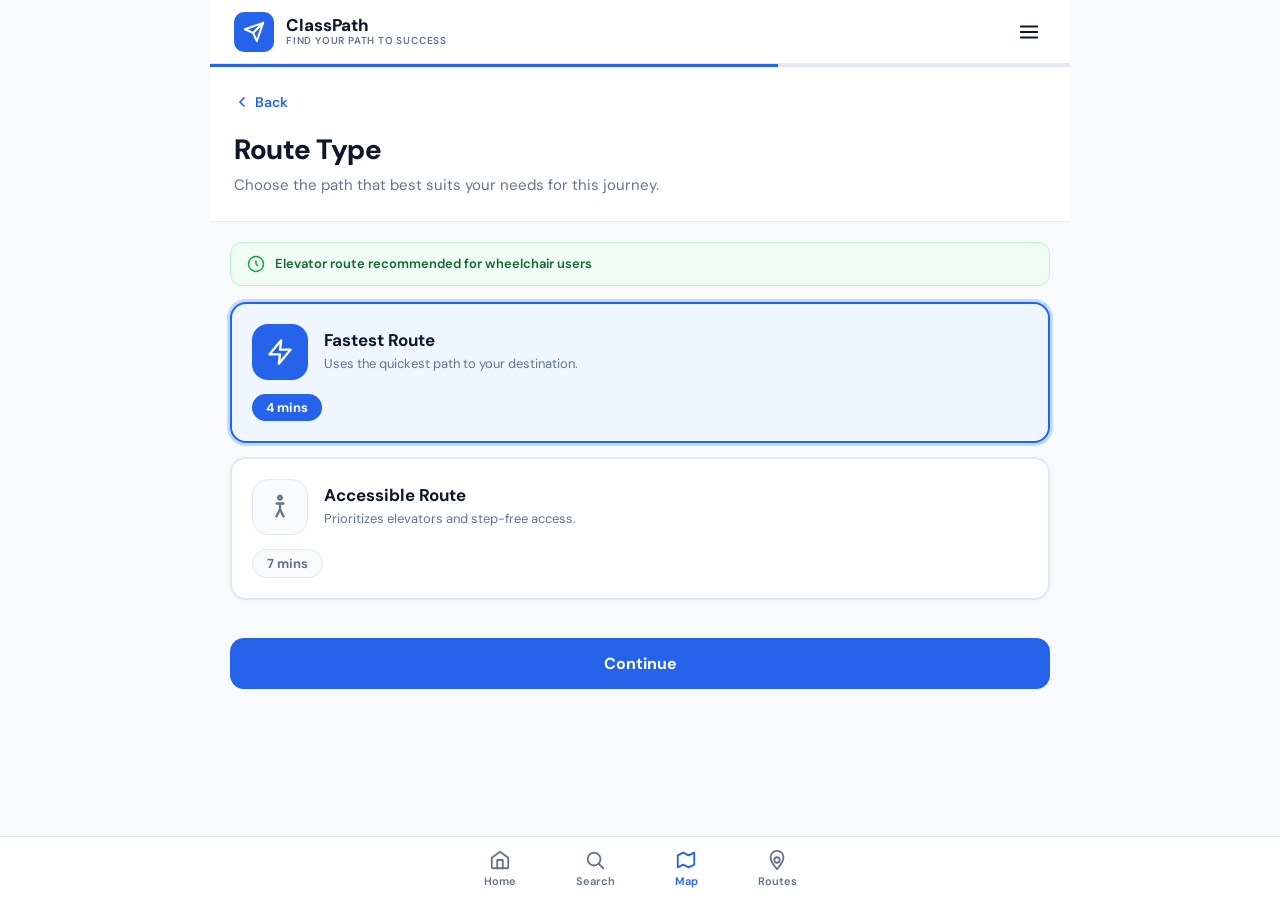
<file: route-options.html>
<!DOCTYPE html>
<html lang="en">
<head>
<meta charset="UTF-8">
<meta name="viewport" content="width=device-width, initial-scale=1.0">
<title>ClassPath — Route Options</title>
<link rel="stylesheet" href="style.css">
<style>
.ro-page-header {
  background: var(--white);
  padding: 20px 24px 24px;
  border-bottom: 1.5px solid var(--border);
}

.ro-page-header h1 { font-size: 28px; font-weight: 800; letter-spacing: -0.5px; margin-bottom: 6px; }
.ro-page-header p  { font-size: 15px; color: var(--text-muted); line-height: 1.5; }

.route-card {
  background: var(--white);
  border-radius: 16px;
  border: 2px solid var(--border);
  padding: 20px;
  margin-bottom: 14px;
  cursor: pointer;
  text-decoration: none;
  display: block;
  color: var(--text);
  transition: border-color 0.15s, box-shadow 0.15s, background 0.15s;
  box-shadow: 0 1px 4px rgba(0,0,0,0.04);
}

.route-card:hover { border-color: var(--blue); }
.route-card.chosen {
  border-color: var(--blue);
  background: var(--blue-light);
  box-shadow: 0 0 0 3px var(--blue-mid);
}

.rc-top {
  display: flex;
  align-items: center;
  gap: 16px;
}

.rc-icon {
  width: 56px; height: 56px;
  border-radius: 16px;
  display: flex; align-items: center; justify-content: center;
  flex-shrink: 0;
}

.rc-icon-blue   { background: var(--blue); }
.rc-icon-muted  { background: var(--bg); border: 1.5px solid var(--border); }

.rc-icon svg { width: 28px; height: 28px; stroke-width: 2; }
.rc-icon-blue svg  { stroke: white; fill: none; }
.rc-icon-muted svg { stroke: var(--text-muted); fill: none; }

.rc-info { flex: 1; }
.rc-name { font-size: 17px; font-weight: 700; }
.rc-desc { font-size: 13px; color: var(--text-muted); margin-top: 4px; line-height: 1.4; }

.rc-badge {
  display: inline-flex;
  align-items: center;
  padding: 5px 14px;
  border-radius: 20px;
  font-size: 13px;
  font-weight: 700;
  margin-top: 14px;
}

.rc-badge-blue  { background: var(--blue); color: white; }
.rc-badge-muted { background: var(--bg); color: var(--text-muted); border: 1.5px solid var(--border); }

.acc-note {
  background: #f0fdf4;
  border: 1.5px solid #bbf7d0;
  border-radius: 12px;
  padding: 12px 16px;
  font-size: 13px;
  color: #166534;
  font-weight: 600;
  display: flex;
  align-items: center;
  gap: 10px;
  margin-bottom: 16px;
}

.acc-note svg { width: 18px; height: 18px; stroke: #16a34a; stroke-width: 2; fill: none; flex-shrink: 0; }
</style>
</head>
<body>
<div class="phone">

  <nav class="topbar">
    <a href="index.html" class="topbar-brand">
      <div class="topbar-logo">
        <svg viewBox="0 0 24 24" fill="none" stroke="white" stroke-width="2.2" stroke-linecap="round" stroke-linejoin="round"><path d="M22 2L11 13M22 2l-7 20-4-9-9-4 20-7z"/></svg>
      </div>
      <div>
        <div class="topbar-name">ClassPath</div>
        <div class="topbar-sub">Find your path to success</div>
      </div>
    </a>
    <button class="topbar-menu" aria-label="Menu">
      <svg viewBox="0 0 24 24" fill="none"><path d="M3 12h18M3 6h18M3 18h18" stroke="currentColor" stroke-linecap="round"/></svg>
    </button>
  </nav>
  <div class="topbar-progress"><div class="topbar-progress-fill" style="width:66%"></div></div>

  <div class="screen">
    <div class="ro-page-header">
      <a id="backLink" href="room-details.html" class="back-btn" style="margin-bottom:14px;">
        <svg viewBox="0 0 24 24" fill="none" stroke="currentColor" stroke-width="2.5" stroke-linecap="round"><path d="M15 18l-6-6 6-6"/></svg>
        Back
      </a>
      <h1>Route Type</h1>
      <p>Choose the path that best suits your needs for this journey.</p>
    </div>

    <div class="content">

      <div class="acc-note">
        <svg viewBox="0 0 24 24"><path d="M12 22c5.52 0 10-4.48 10-10S17.52 2 12 2 2 6.48 2 12s4.48 10 10 10z" stroke-linecap="round"/><path d="M12 8v4l2 2" stroke-linecap="round"/></svg>
        Elevator route recommended for wheelchair users
      </div>

      <!-- Fastest route -->
      <a id="fastLink" href="#" class="route-card chosen">
        <div class="rc-top">
          <div class="rc-icon rc-icon-blue">
            <svg viewBox="0 0 24 24"><path d="M13 2L3 14h9l-1 8 10-12h-9l1-8z" stroke-linecap="round" stroke-linejoin="round"/></svg>
          </div>
          <div class="rc-info">
            <div class="rc-name">Fastest Route</div>
            <div class="rc-desc">Uses the quickest path to your destination.</div>
          </div>
        </div>
        <span class="rc-badge rc-badge-blue">4 mins</span>
      </a>

      <!-- Accessible route -->
      <a id="elevLink" href="#" class="route-card">
        <div class="rc-top">
          <div class="rc-icon rc-icon-muted">
            <svg viewBox="0 0 24 24"><circle cx="12" cy="4" r="1.5"/><path d="M9 9h6M12 9v5M9 20l3-6 3 6" stroke-linecap="round" stroke-linejoin="round"/></svg>
          </div>
          <div class="rc-info">
            <div class="rc-name">Accessible Route</div>
            <div class="rc-desc">Prioritizes elevators and step-free access.</div>
          </div>
        </div>
        <span class="rc-badge rc-badge-muted">7 mins</span>
      </a>

      <div class="gap-lg"></div>
      <a id="continueBtn" href="#" class="btn btn-blue">Continue</a>
    </div>
  </div>

  <div class="bottom-nav">
    <a href="index.html" class="nav-item">
      <svg viewBox="0 0 24 24" fill="none"><path d="M3 9.5L12 3l9 6.5V20a1 1 0 01-1 1H4a1 1 0 01-1-1V9.5z" stroke="currentColor" stroke-linecap="round" stroke-linejoin="round"/><path d="M9 21V12h6v9" stroke="currentColor" stroke-linecap="round" stroke-linejoin="round"/></svg>
      Home
    </a>
    <a href="search.html" class="nav-item">
      <svg viewBox="0 0 24 24" fill="none"><circle cx="11" cy="11" r="7" stroke="currentColor"/><path d="M16.5 16.5 21 21" stroke="currentColor" stroke-linecap="round"/></svg>
      Search
    </a>
    <a href="map.html" class="nav-item active">
      <svg viewBox="0 0 24 24" fill="none"><path d="M9 4L3 7v13l6-3 6 3 6-3V4l-6 3-6-3z" stroke="currentColor" stroke-linecap="round" stroke-linejoin="round"/></svg>
      Map
    </a>
    <a href="routes.html" class="nav-item">
      <svg viewBox="0 0 24 24" fill="none"><circle cx="12" cy="12" r="3" stroke="currentColor"/><path d="M12 2C8.13 2 5 5.13 5 9c0 5.25 7 13 7 13s7-7.75 7-13c0-3.87-3.13-7-7-7z" stroke="currentColor" stroke-linecap="round" stroke-linejoin="round"/></svg>
      Routes
    </a>
  </div>
</div>

<script>
const p = new URLSearchParams(location.search);
const room     = p.get('room')     || 'W-2-134';
const building = p.get('building') || 'Wheatley';
const floor    = p.get('floor')    || '2';

const backParams = new URLSearchParams({ room, building, floor });
document.getElementById('backLink').href = `room-details.html?${backParams}`;

let selectedMode = 'stairs';

const fastLink = document.getElementById('fastLink');
const elevLink = document.getElementById('elevLink');

function updateLinks() {
  const navParams = new URLSearchParams({ room, building, floor, mode: selectedMode });
  document.getElementById('continueBtn').href = `map.html?${navParams}`;
  fastLink.href = `map.html?${new URLSearchParams({ room, building, floor, mode: 'stairs' })}`;
  elevLink.href = `map.html?${new URLSearchParams({ room, building, floor, mode: 'elevator' })}`;
}

updateLinks();

[fastLink, elevLink].forEach(el => {
  el.addEventListener('click', function(e) {
    e.preventDefault();
    document.querySelectorAll('.route-card').forEach(o => {
      o.classList.remove('chosen');
      o.querySelector('.rc-icon').className = 'rc-icon rc-icon-muted';
    });
    this.classList.add('chosen');
    this.querySelector('.rc-icon').className = 'rc-icon rc-icon-blue';
    selectedMode = this.id === 'fastLink' ? 'stairs' : 'elevator';
    updateLinks();
  });
});
</script>
</body>
</html>
</file>
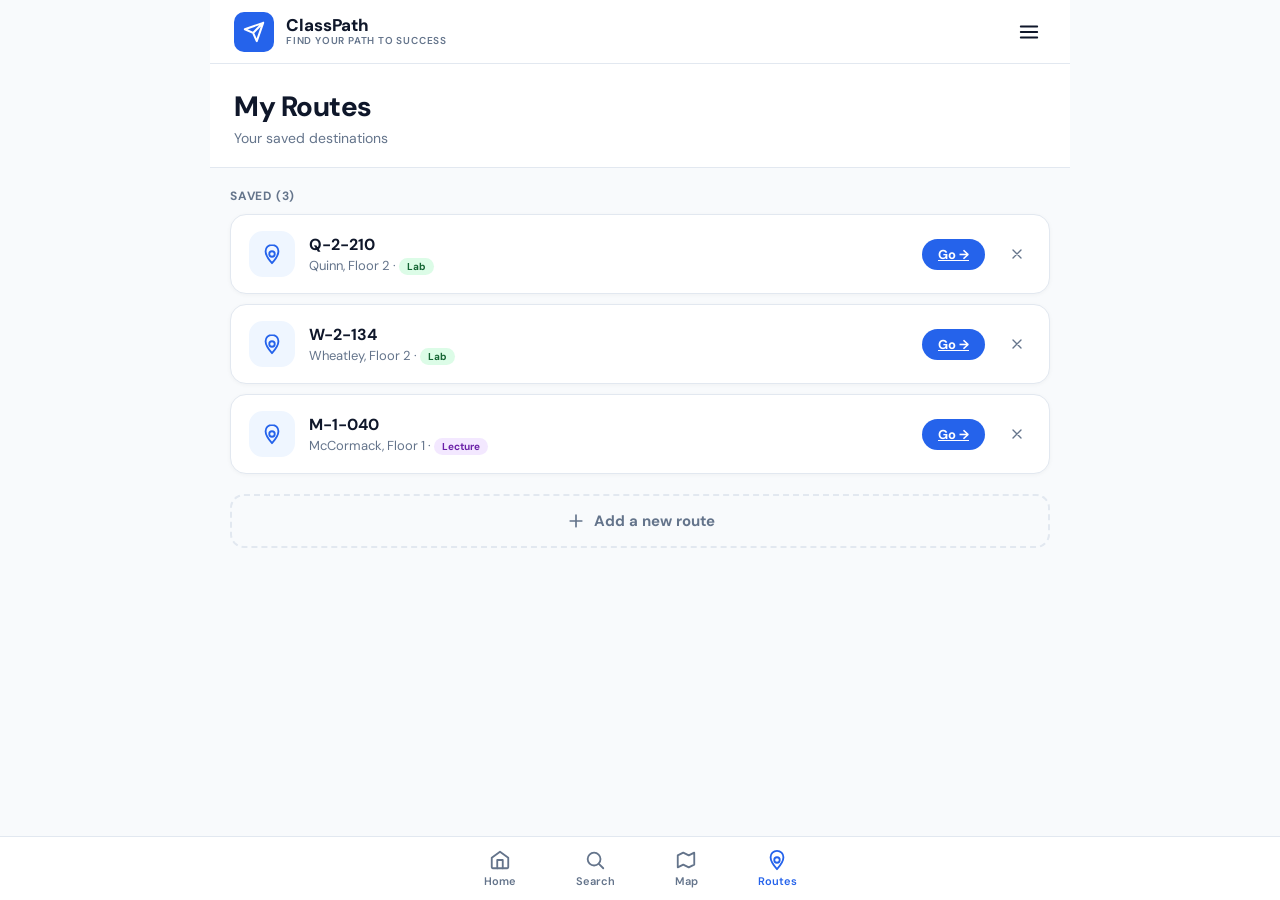
<file: routes.html>
<!DOCTYPE html>
<html lang="en">
<head>
<meta charset="UTF-8">
<meta name="viewport" content="width=device-width, initial-scale=1.0">
<title>ClassPath — My Routes</title>
<link rel="stylesheet" href="style.css">
<style>
.routes-page-header {
  background: var(--white);
  padding: 24px 24px 20px;
  border-bottom: 1.5px solid var(--border);
}
.routes-page-header h1 { font-size: 28px; font-weight: 800; letter-spacing: -0.5px; }
.routes-page-header p  { font-size: 14px; color: var(--text-muted); margin-top: 4px; }

.empty-state { text-align: center; padding: 48px 24px; color: var(--text-muted); }
.empty-state .empty-icon { font-size: 48px; margin-bottom: 16px; }
.empty-state h3 { font-size: 18px; font-weight: 700; color: var(--text); margin-bottom: 8px; }
.empty-state p  { font-size: 14px; line-height: 1.6; }

.saved-card {
  background: var(--white); border-radius: 16px; border: 1.5px solid var(--border);
  padding: 16px 18px; margin-bottom: 10px;
  display: flex; align-items: center; gap: 14px;
  cursor: pointer; transition: background 0.12s; text-decoration: none; color: var(--text);
  box-shadow: 0 1px 4px rgba(0,0,0,0.04);
}
.saved-card:hover { background: var(--bg); }

.sc-icon-wrap {
  width: 46px; height: 46px; background: var(--blue-light);
  border-radius: 14px; display: flex; align-items: center; justify-content: center; flex-shrink: 0;
}
.sc-icon-wrap svg { width: 22px; height: 22px; stroke: var(--blue); stroke-width: 2; fill: none; }

.sc-info { flex: 1; }
.sc-code { font-size: 16px; font-weight: 700; }
.sc-sub  { font-size: 13px; color: var(--text-muted); margin-top: 3px; }

.sc-go {
  font-size: 13px; font-weight: 700; color: white;
  background: var(--blue); padding: 7px 16px; border-radius: 20px; white-space: nowrap;
}

.del-btn {
  background: none; border: none; cursor: pointer; color: var(--text-muted);
  padding: 6px; border-radius: 8px; transition: color 0.12s; margin-left: 4px;
}
.del-btn:hover { color: #dc2626; }
.del-btn svg { width: 16px; height: 16px; stroke: currentColor; stroke-width: 2; display: block; }

.add-route-btn {
  display: flex; align-items: center; justify-content: center; gap: 8px;
  padding: 15px; border-radius: 14px; border: 2px dashed var(--border);
  background: transparent; font-family: 'DM Sans', sans-serif;
  font-size: 15px; font-weight: 700; color: var(--text-muted);
  cursor: pointer; width: 100%; text-decoration: none; transition: border-color 0.15s, color 0.15s;
}
.add-route-btn:hover { border-color: var(--blue); color: var(--blue); }
.add-route-btn svg { width: 20px; height: 20px; stroke: currentColor; stroke-width: 2; }

.toast {
  position: fixed; bottom: 80px; left: 50%; transform: translateX(-50%);
  background: var(--text); color: white; padding: 10px 22px; border-radius: 20px;
  font-size: 13px; font-weight: 600; opacity: 0; transition: opacity 0.3s;
  pointer-events: none; white-space: nowrap; z-index: 999;
}
.toast.show { opacity: 1; }
</style>
</head>
<body>
<div class="phone">
  <nav class="topbar">
    <a href="index.html" class="topbar-brand">
      <div class="topbar-logo">
        <svg viewBox="0 0 24 24" fill="none" stroke="white" stroke-width="2.2" stroke-linecap="round" stroke-linejoin="round"><path d="M22 2L11 13M22 2l-7 20-4-9-9-4 20-7z"/></svg>
      </div>
      <div>
        <div class="topbar-name">ClassPath</div>
        <div class="topbar-sub">Find your path to success</div>
      </div>
    </a>
    <button class="topbar-menu" aria-label="Menu">
      <svg viewBox="0 0 24 24" fill="none"><path d="M3 12h18M3 6h18M3 18h18" stroke="currentColor" stroke-linecap="round"/></svg>
    </button>
  </nav>

  <div class="screen">
    <div class="routes-page-header">
      <h1>My Routes</h1>
      <p>Your saved destinations</p>
    </div>

    <div id="routesList"></div>

    <div class="content" style="padding-top:10px;">
      <a href="search.html" class="add-route-btn">
        <svg viewBox="0 0 24 24" fill="none"><path d="M12 5v14M5 12h14" stroke-linecap="round"/></svg>
        Add a new route
      </a>
    </div>
  </div>

  <div class="bottom-nav">
    <a href="index.html" class="nav-item"><svg viewBox="0 0 24 24" fill="none"><path d="M3 9.5L12 3l9 6.5V20a1 1 0 01-1 1H4a1 1 0 01-1-1V9.5z" stroke="currentColor" stroke-linecap="round" stroke-linejoin="round"/><path d="M9 21V12h6v9" stroke="currentColor" stroke-linecap="round" stroke-linejoin="round"/></svg>Home</a>
    <a href="search.html" class="nav-item"><svg viewBox="0 0 24 24" fill="none"><circle cx="11" cy="11" r="7" stroke="currentColor"/><path d="M16.5 16.5 21 21" stroke="currentColor" stroke-linecap="round"/></svg>Search</a>
    <a href="map.html" class="nav-item"><svg viewBox="0 0 24 24" fill="none"><path d="M9 4L3 7v13l6-3 6 3 6-3V4l-6 3-6-3z" stroke="currentColor" stroke-linecap="round" stroke-linejoin="round"/></svg>Map</a>
    <a href="routes.html" class="nav-item active"><svg viewBox="0 0 24 24" fill="none"><circle cx="12" cy="12" r="3" stroke="currentColor"/><path d="M12 2C8.13 2 5 5.13 5 9c0 5.25 7 13 7 13s7-7.75 7-13c0-3.87-3.13-7-7-7z" stroke="currentColor" stroke-linecap="round" stroke-linejoin="round"/></svg>Routes</a>
  </div>
  <div class="toast" id="toast"></div>
</div>
<script>
const DEFAULT_ROUTES = [
  { room:'Q-2-210', building:'Quinn',     floor:'2', type:'lab',     capacity:'20' },
  { room:'W-2-134', building:'Wheatley',  floor:'2', type:'lab',     capacity:'30' },
  { room:'M-1-040', building:'McCormack', floor:'1', type:'lecture', capacity:'120' },
];
const tagClass = t => ({lab:'tag-lab',room:'tag-room',office:'tag-office',lecture:'tag-lecture'}[t]||'tag-room');
const tagLabel = t => ({lab:'Lab',room:'Room',office:'Office',lecture:'Lecture'}[t]||'Room');

function getRoutes() {
  let stored = [];
  try { stored = JSON.parse(localStorage.getItem('savedRoutes') || '[]'); } catch(e) {}
  const all = [...stored];
  DEFAULT_ROUTES.forEach(d => { if (!all.find(s => s.room === d.room)) all.push(d); });
  return all;
}
function saveRoutes(routes) { localStorage.setItem('savedRoutes', JSON.stringify(routes)); }
function showToast(msg) {
  const t = document.getElementById('toast');
  t.textContent = msg; t.classList.add('show');
  setTimeout(() => t.classList.remove('show'), 2000);
}
function deleteRoute(room) {
  saveRoutes(getRoutes().filter(r => r.room !== room));
  render(); showToast('Route removed');
}
function render() {
  const routes = getRoutes();
  const list = document.getElementById('routesList');
  if (routes.length === 0) {
    list.innerHTML = `<div class="empty-state"><div class="empty-icon">📍</div><h3>No saved routes yet</h3><p>Search for a room and tap "Save this route" to add it here for quick access.</p></div>`;
    return;
  }
  list.innerHTML = `<div class="content" style="padding-bottom:0;">
    <div class="section-label">Saved (${routes.length})</div>
    ${routes.map(r => {
      const navP = new URLSearchParams({ room:r.room, building:r.building, floor:r.floor, mode:'elevator' });
      const detP = new URLSearchParams({ room:r.room, building:r.building, floor:r.floor, type:r.type, capacity:r.capacity });
      return `<div class="saved-card" onclick="window.location='room-details.html?${detP}'">
        <div class="sc-icon-wrap">
          <svg viewBox="0 0 24 24"><circle cx="12" cy="12" r="3"/><path d="M12 2C8.13 2 5 5.13 5 9c0 5.25 7 13 7 13s7-7.75 7-13c0-3.87-3.13-7-7-7z" stroke-linecap="round" stroke-linejoin="round"/></svg>
        </div>
        <div class="sc-info">
          <div class="sc-code">${r.room}</div>
          <div class="sc-sub">${r.building}, Floor ${r.floor} · <span class="tag ${tagClass(r.type)}" style="padding:2px 8px;font-size:10px;">${tagLabel(r.type)}</span></div>
        </div>
        <a href="navigate.html?${navP}" class="sc-go" onclick="event.stopPropagation()">Go →</a>
        <button class="del-btn" onclick="event.stopPropagation();deleteRoute('${r.room}')">
          <svg viewBox="0 0 24 24" fill="none"><path d="M18 6L6 18M6 6l12 12" stroke-linecap="round"/></svg>
        </button>
      </div>`;
    }).join('')}
  </div>`;
}
render();
</script>
</body>
</html>
</file>
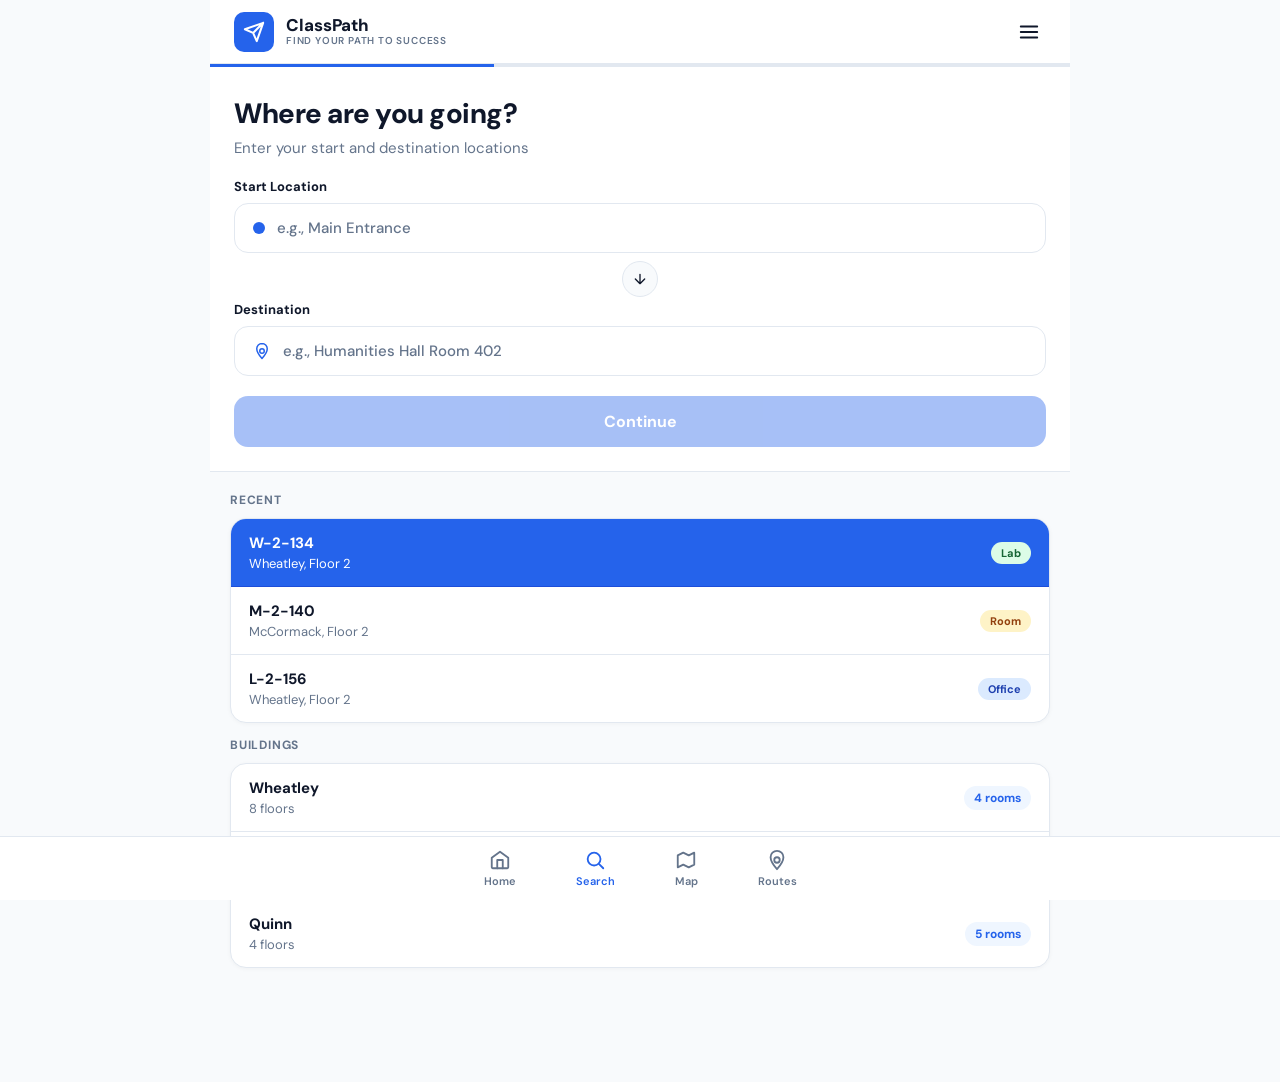
<file: search.html>
<!DOCTYPE html>
<html lang="en">
<head>
<meta charset="UTF-8">
<meta name="viewport" content="width=device-width, initial-scale=1.0">
<title>ClassPath — Search</title>
<link rel="stylesheet" href="style.css">
<style>
.search-hero {
  background: var(--white);
  padding: 28px 24px 24px;
  border-bottom: 1.5px solid var(--border);
}

.search-hero h1 { font-size: 28px; font-weight: 800; letter-spacing: -0.5px; margin-bottom: 6px; }
.search-hero p  { font-size: 15px; color: var(--text-muted); margin-bottom: 20px; }

.location-field {
  background: var(--white);
  border: 1.5px solid var(--border);
  border-radius: 14px;
  padding: 14px 18px;
  display: flex;
  align-items: center;
  gap: 12px;
  margin-bottom: 8px;
  transition: border-color 0.15s, box-shadow 0.15s;
}

.location-field:focus-within {
  border-color: var(--blue);
  box-shadow: 0 0 0 3px var(--blue-light);
}

.location-field label { font-size: 12px; font-weight: 700; color: var(--text-muted); display: block; margin-bottom: 2px; }
.location-field input {
  border: none; outline: none;
  font-family: 'DM Sans', sans-serif;
  font-size: 15px; font-weight: 500;
  color: var(--text); background: transparent; width: 100%;
}
.location-field input::placeholder { color: var(--text-muted); }

.loc-dot {
  width: 12px; height: 12px;
  border-radius: 50%;
  flex-shrink: 0;
}

.loc-dot-start { background: var(--blue); }
.loc-dot-end   { background: transparent; border: 2px solid var(--blue); }

.swap-btn {
  display: flex;
  align-items: center;
  justify-content: center;
  width: 36px; height: 36px;
  border-radius: 50%;
  background: var(--bg);
  border: 1.5px solid var(--border);
  cursor: pointer;
  margin: 4px auto;
  transition: background 0.15s;
}
.swap-btn:hover { background: var(--blue-light); border-color: var(--blue); }
.swap-btn svg { width: 16px; height: 16px; stroke: var(--text-muted); stroke-width: 2; }

.results-info {
  font-size: 13px;
  color: var(--text-muted);
  margin-top: 10px;
  font-weight: 500;
}
.results-info span { color: var(--blue); font-weight: 700; }

/* Building row */
.building-row .b-name  { font-weight: 700; font-size: 15px; }
.building-row .b-floors { font-size: 13px; color: var(--text-muted); margin-top: 2px; }
.building-row .b-count {
  font-size: 12px; font-weight: 700;
  color: var(--blue); background: var(--blue-light);
  padding: 4px 10px; border-radius: 20px;
}

/* Dropdown suggestions */
.suggestions-wrap { position: relative; }

.suggestions {
  position: absolute;
  top: calc(100% + 4px);
  left: 0; right: 0;
  background: var(--white);
  border: 1.5px solid var(--blue);
  border-radius: 14px;
  box-shadow: 0 8px 24px rgba(0,0,0,0.12);
  z-index: 200;
  overflow: hidden;
  max-height: 260px;
  overflow-y: auto;
}

.suggestion-row {
  display: flex;
  align-items: center;
  justify-content: space-between;
  padding: 12px 16px;
  cursor: pointer;
  border-bottom: 1px solid var(--border);
  transition: background 0.1s;
}
.suggestion-row:last-child { border-bottom: none; }
.suggestion-row:hover { background: var(--blue-light); }
.suggestion-row .s-code { font-size: 14px; font-weight: 700; }
.suggestion-row .s-sub  { font-size: 12px; color: var(--text-muted); margin-top: 1px; }

.field-selected {
  border-color: var(--blue) !important;
  background: var(--blue-light) !important;
}
.field-selected input { color: var(--blue); font-weight: 700; }
</style>
</head>
<body>
<div class="phone">

  <nav class="topbar">
    <a href="index.html" class="topbar-brand">
      <div class="topbar-logo">
        <svg viewBox="0 0 24 24" fill="none" stroke="white" stroke-width="2.2" stroke-linecap="round" stroke-linejoin="round"><path d="M22 2L11 13M22 2l-7 20-4-9-9-4 20-7z"/></svg>
      </div>
      <div>
        <div class="topbar-name">ClassPath</div>
        <div class="topbar-sub">Find your path to success</div>
      </div>
    </a>
    <button class="topbar-menu" aria-label="Menu">
      <svg viewBox="0 0 24 24" fill="none"><path d="M3 12h18M3 6h18M3 18h18" stroke="currentColor" stroke-linecap="round"/></svg>
    </button>
  </nav>
  <div class="topbar-progress"><div class="topbar-progress-fill" style="width:33%"></div></div>

  <div class="screen">
    <div class="search-hero">
      <h1>Where are you going?</h1>
      <p>Enter your start and destination locations</p>

      <div style="font-size:13px;font-weight:700;color:var(--text);margin-bottom:8px;">Start Location</div>
      <div class="suggestions-wrap">
        <div class="location-field" id="startField">
          <div class="loc-dot loc-dot-start"></div>
          <input type="text" placeholder="e.g., Main Entrance" id="startInput" autocomplete="off" oninput="handleInput('start', this.value)" onfocus="handleInput('start', this.value)" />
        </div>
        <div class="suggestions" id="startSuggestions" style="display:none;"></div>
      </div>

      <div class="swap-btn" onclick="swapFields()">
        <svg viewBox="0 0 24 24" fill="none"><path d="M12 5v14M19 12l-7 7-7-7" stroke="currentColor" stroke-linecap="round" stroke-linejoin="round"/></svg>
      </div>

      <div style="font-size:13px;font-weight:700;color:var(--text);margin-bottom:8px;">Destination</div>
      <div class="suggestions-wrap">
        <div class="location-field" id="endField">
          <svg width="18" height="18" viewBox="0 0 24 24" fill="none" stroke="var(--blue)" stroke-width="2" stroke-linecap="round" stroke-linejoin="round" style="flex-shrink:0"><circle cx="12" cy="12" r="3"/><path d="M12 2C8.13 2 5 5.13 5 9c0 5.25 7 13 7 13s7-7.75 7-13c0-3.87-3.13-7-7-7z"/></svg>
          <input
            type="text"
            placeholder="e.g., Humanities Hall Room 402"
            id="searchInput"
            autocomplete="off"
            oninput="handleInput('end', this.value)"
            onfocus="handleInput('end', this.value)"
          />
        </div>
        <div class="suggestions" id="endSuggestions" style="display:none;"></div>
      </div>

      <div style="margin-top:20px;">
        <a id="continueBtn" href="#" class="btn btn-blue" style="opacity:0.4;pointer-events:none;">Continue</a>
      </div>
    </div>

    <div class="content" id="mainContent">
      <div class="section-label">Recent</div>
      <div class="list-card" id="recentCard">
        <a href="select-choices.html?q=W-2-134" class="list-row selected">
          <div><div class="room-code">W-2-134</div><div class="room-sub">Wheatley, Floor 2</div></div>
          <span class="tag tag-lab">Lab</span>
        </a>
        <a href="select-choices.html?q=M-2-140" class="list-row">
          <div><div class="room-code">M-2-140</div><div class="room-sub">McCormack, Floor 2</div></div>
          <span class="tag tag-room">Room</span>
        </a>
        <a href="select-choices.html?q=L-2-156" class="list-row">
          <div><div class="room-code">L-2-156</div><div class="room-sub">Wheatley, Floor 2</div></div>
          <span class="tag tag-office">Office</span>
        </a>
      </div>

      <div class="section-label">Buildings</div>
      <div class="list-card">
        <a href="select-choices.html?q=wheatley" class="list-row building-row">
          <div><div class="b-name">Wheatley</div><div class="b-floors">8 floors</div></div>
          <span class="b-count">4 rooms</span>
        </a>
        <a href="select-choices.html?q=mccormack" class="list-row building-row">
          <div><div class="b-name">McCormack</div><div class="b-floors">7 floors</div></div>
          <span class="b-count">6 rooms</span>
        </a>
        <a href="select-choices.html?q=quinn" class="list-row building-row">
          <div><div class="b-name">Quinn</div><div class="b-floors">4 floors</div></div>
          <span class="b-count">5 rooms</span>
        </a>
      </div>
    </div>

  </div>

  <div class="bottom-nav">
    <a href="index.html" class="nav-item">
      <svg viewBox="0 0 24 24" fill="none"><path d="M3 9.5L12 3l9 6.5V20a1 1 0 01-1 1H4a1 1 0 01-1-1V9.5z" stroke="currentColor" stroke-linecap="round" stroke-linejoin="round"/><path d="M9 21V12h6v9" stroke="currentColor" stroke-linecap="round" stroke-linejoin="round"/></svg>
      Home
    </a>
    <a href="search.html" class="nav-item active">
      <svg viewBox="0 0 24 24" fill="none"><circle cx="11" cy="11" r="7" stroke="currentColor"/><path d="M16.5 16.5 21 21" stroke="currentColor" stroke-linecap="round"/></svg>
      Search
    </a>
    <a href="map.html" class="nav-item">
      <svg viewBox="0 0 24 24" fill="none"><path d="M9 4L3 7v13l6-3 6 3 6-3V4l-6 3-6-3z" stroke="currentColor" stroke-linecap="round" stroke-linejoin="round"/></svg>
      Map
    </a>
    <a href="routes.html" class="nav-item">
      <svg viewBox="0 0 24 24" fill="none"><circle cx="12" cy="12" r="3" stroke="currentColor"/><path d="M12 2C8.13 2 5 5.13 5 9c0 5.25 7 13 7 13s7-7.75 7-13c0-3.87-3.13-7-7-7z" stroke="currentColor" stroke-linecap="round" stroke-linejoin="round"/></svg>
      Routes
    </a>
  </div>
</div>

<script>
const ALL_ROOMS = [
  { code: 'W-2-134', sub: 'Wheatley, Floor 2',  type: 'lab',     tag: 'Lab',     building:'Wheatley',  floor:'2', capacity:30  },
  { code: 'W-2-122', sub: 'Wheatley, Floor 2',  type: 'lab',     tag: 'Lab',     building:'Wheatley',  floor:'2', capacity:24  },
  { code: 'W-3-201', sub: 'Wheatley, Floor 3',  type: 'office',  tag: 'Office',  building:'Wheatley',  floor:'3', capacity:4   },
  { code: 'M-2-140', sub: 'McCormack, Floor 2', type: 'room',    tag: 'Room',    building:'McCormack', floor:'2', capacity:40  },
  { code: 'M-1-040', sub: 'McCormack, Floor 1', type: 'lecture', tag: 'Lecture', building:'McCormack', floor:'1', capacity:120 },
  { code: 'M-3-620', sub: 'McCormack, Floor 3', type: 'room',    tag: 'Room',    building:'McCormack', floor:'3', capacity:35  },
  { code: 'L-2-156', sub: 'Wheatley, Floor 2',  type: 'office',  tag: 'Office',  building:'Wheatley',  floor:'2', capacity:6   },
  { code: 'Q-2-210', sub: 'Quinn, Floor 2',      type: 'lab',    tag: 'Lab',     building:'Quinn',     floor:'2', capacity:20  },
  { code: 'Q-1-132', sub: 'Quinn, Floor 1',      type: 'room',   tag: 'Room',    building:'Quinn',     floor:'1', capacity:30  },
];

const LOCATIONS = [
  { code: 'Main Entrance',    sub: 'Ground Floor',          type: 'office', tag: 'Entrance', building:'Wheatley',  floor:'1', capacity:0 },
  { code: 'Library',          sub: 'Campus Center, Floor 1',type: 'office', tag: 'Library',  building:'McCormack', floor:'1', capacity:0 },
  { code: 'Cafeteria',        sub: 'Campus Center, Floor 2',type: 'office', tag: 'Dining',   building:'Quinn',     floor:'2', capacity:0 },
  ...ALL_ROOMS
];

function tagClass(type) {
  return { lab:'tag-lab', room:'tag-room', office:'tag-office', lecture:'tag-lecture' }[type] || 'tag-room';
}

let selectedStart = null;
let selectedEnd   = null;

function handleInput(which, val) {
  const q = val.trim().toLowerCase();
  const dropId = which === 'start' ? 'startSuggestions' : 'endSuggestions';
  const drop = document.getElementById(dropId);

  // Clear selection if user edits the field
  if (which === 'start') selectedStart = null;
  else selectedEnd = null;
  updateContinueBtn();

  if (!q) { drop.style.display = 'none'; showDefaultContent(); return; }

  const matches = LOCATIONS.filter(r =>
    r.code.toLowerCase().includes(q) ||
    r.sub.toLowerCase().includes(q) ||
    r.tag.toLowerCase().includes(q)
  );

  if (matches.length === 0) {
    drop.innerHTML = '<div style="padding:14px 16px;font-size:14px;color:var(--text-muted);">No results found</div>';
  } else {
    drop.innerHTML = matches.map(r => `
      <div class="suggestion-row" onmousedown="selectRoom('${which}', '${r.code}')">
        <div>
          <div class="s-code">${r.code}</div>
          <div class="s-sub">${r.sub}</div>
        </div>
        <span class="tag ${tagClass(r.type)}" style="font-size:10px;padding:2px 8px;">${r.tag}</span>
      </div>`).join('');
  }

  drop.style.display = 'block';
  document.getElementById('mainContent').style.display = 'none';
}

function selectRoom(which, code) {
  const room = LOCATIONS.find(r => r.code === code);
  if (!room) return;

  if (which === 'start') {
    selectedStart = room;
    document.getElementById('startInput').value = room.code;
    document.getElementById('startField').classList.add('field-selected');
    document.getElementById('startSuggestions').style.display = 'none';
  } else {
    selectedEnd = room;
    document.getElementById('searchInput').value = room.code;
    document.getElementById('endField').classList.add('field-selected');
    document.getElementById('endSuggestions').style.display = 'none';
  }
  updateContinueBtn();
}

function updateContinueBtn() {
  const btn = document.getElementById('continueBtn');
  if (!btn) return;
  if (selectedEnd) {
    btn.style.opacity = '1';
    btn.style.pointerEvents = 'auto';
    const params = new URLSearchParams({
      room: selectedEnd.code,
      building: selectedEnd.building,
      floor: selectedEnd.floor,
      type: selectedEnd.type,
      capacity: selectedEnd.capacity
    });
    btn.href = `route-options.html?${params}`;
  } else {
    btn.style.opacity = '0.4';
    btn.style.pointerEvents = 'none';
    btn.href = '#';
  }
}

function showDefaultContent() {
  const startEmpty = !document.getElementById('startInput').value.trim();
  const endEmpty   = !document.getElementById('searchInput').value.trim();
  if (startEmpty && endEmpty) {
    document.getElementById('mainContent').style.display = '';
  }
}

function swapFields() {
  const startInput = document.getElementById('startInput');
  const endInput   = document.getElementById('searchInput');
  const tmpVal = startInput.value;
  const tmpSel = selectedStart;
  startInput.value = endInput.value;
  selectedStart = selectedEnd;
  endInput.value = tmpVal;
  selectedEnd = tmpSel;
  if (selectedStart) document.getElementById('startField').classList.add('field-selected');
  else document.getElementById('startField').classList.remove('field-selected');
  if (selectedEnd) document.getElementById('endField').classList.add('field-selected');
  else document.getElementById('endField').classList.remove('field-selected');
  updateContinueBtn();
}

// Close dropdowns when clicking outside
document.addEventListener('click', e => {
  if (!e.target.closest('.suggestions-wrap')) {
    document.getElementById('startSuggestions').style.display = 'none';
    document.getElementById('endSuggestions').style.display = 'none';
    showDefaultContent();
  }
});

// Pre-fill destination from URL param
const urlQ = new URLSearchParams(location.search).get('q');
if (urlQ) {
  const input = document.getElementById('searchInput');
  input.value = urlQ;
  handleInput('end', urlQ);
}

updateContinueBtn();
</script>
</body>
</html>
</file>
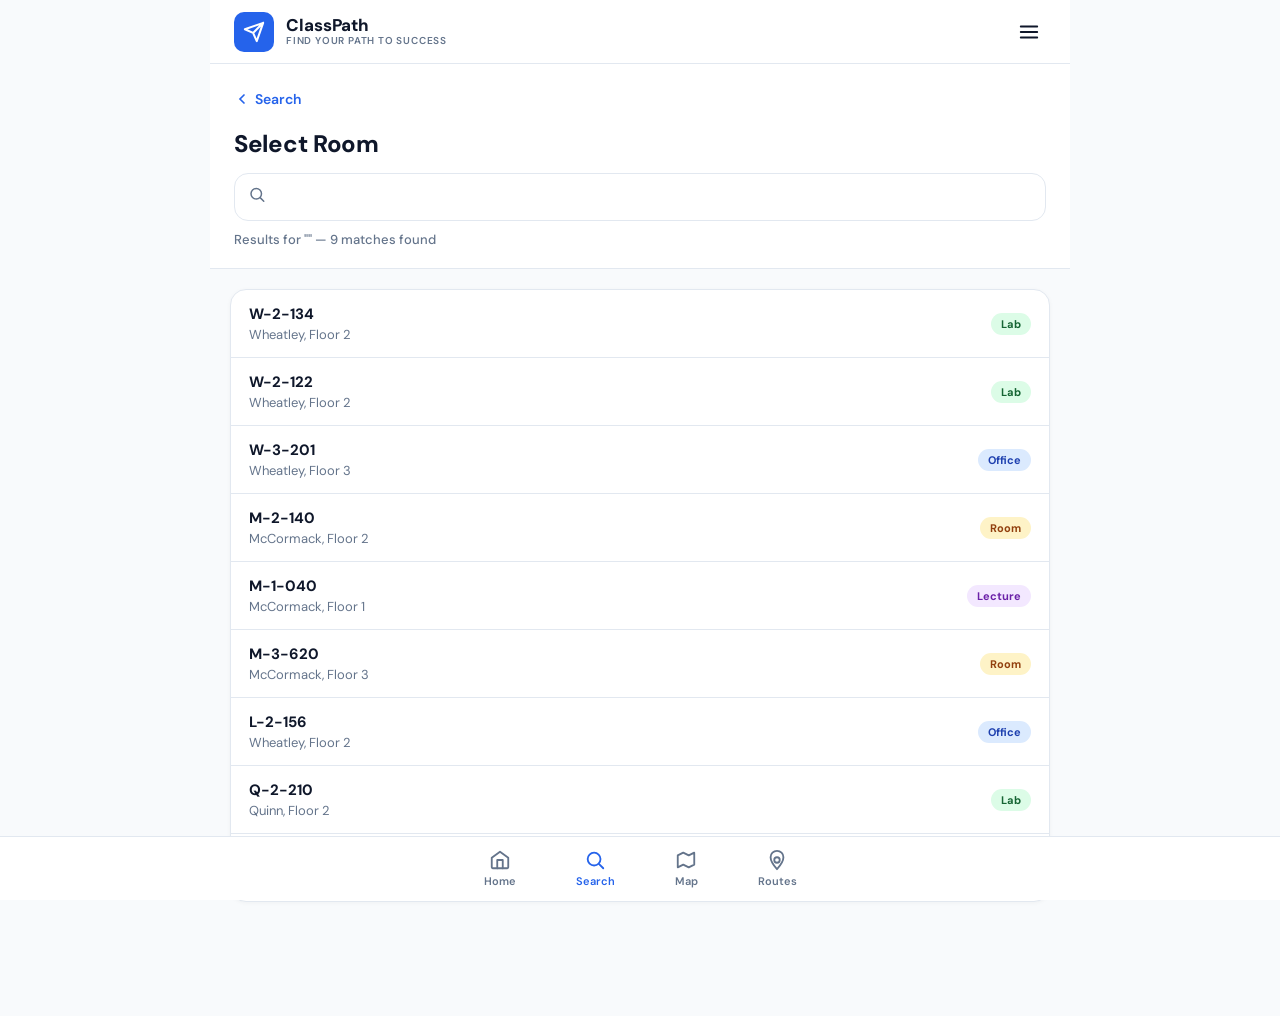
<file: select-choices.html>
<!DOCTYPE html>
<html lang="en">
<head>
<meta charset="UTF-8">
<meta name="viewport" content="width=device-width, initial-scale=1.0">
<title>ClassPath — Select</title>
<link rel="stylesheet" href="style.css">
<style>
.sel-page-header {
  background: var(--white);
  padding: 20px 24px 20px;
  border-bottom: 1.5px solid var(--border);
}
.sel-page-header h1 { font-size: 24px; font-weight: 800; letter-spacing: -0.3px; margin-bottom: 14px; }
.match-info { font-size: 13px; color: var(--text-muted); margin-top: 10px; font-weight: 500; }
.match-info span { color: var(--blue); font-weight: 700; }
</style>
</head>
<body>
<div class="phone">
  <nav class="topbar">
    <a href="index.html" class="topbar-brand">
      <div class="topbar-logo">
        <svg viewBox="0 0 24 24" fill="none" stroke="white" stroke-width="2.2" stroke-linecap="round" stroke-linejoin="round"><path d="M22 2L11 13M22 2l-7 20-4-9-9-4 20-7z"/></svg>
      </div>
      <div>
        <div class="topbar-name">ClassPath</div>
        <div class="topbar-sub">Find your path to success</div>
      </div>
    </a>
    <button class="topbar-menu" aria-label="Menu">
      <svg viewBox="0 0 24 24" fill="none"><path d="M3 12h18M3 6h18M3 18h18" stroke="currentColor" stroke-linecap="round"/></svg>
    </button>
  </nav>

  <div class="screen">
    <div class="sel-page-header">
      <a href="search.html" class="back-btn" style="margin-bottom:14px;">
        <svg viewBox="0 0 24 24" fill="none" stroke="currentColor" stroke-width="2.5" stroke-linecap="round"><path d="M15 18l-6-6 6-6"/></svg>
        Search
      </a>
      <h1>Select Room</h1>
      <div class="search-wrap">
        <span class="search-icon">
          <svg viewBox="0 0 24 24" fill="none" stroke="currentColor" stroke-width="2"><circle cx="11" cy="11" r="7"/><path d="M16.5 16.5 21 21" stroke-linecap="round"/></svg>
        </span>
        <input class="search-input" id="queryDisplay" type="text" readonly />
      </div>
      <div class="match-info" id="matchInfo"></div>
    </div>

    <div class="content">
      <div class="list-card" id="resultsList"></div>
    </div>
  </div>

  <div class="bottom-nav">
    <a href="index.html" class="nav-item"><svg viewBox="0 0 24 24" fill="none"><path d="M3 9.5L12 3l9 6.5V20a1 1 0 01-1 1H4a1 1 0 01-1-1V9.5z" stroke="currentColor" stroke-linecap="round" stroke-linejoin="round"/><path d="M9 21V12h6v9" stroke="currentColor" stroke-linecap="round" stroke-linejoin="round"/></svg>Home</a>
    <a href="search.html" class="nav-item active"><svg viewBox="0 0 24 24" fill="none"><circle cx="11" cy="11" r="7" stroke="currentColor"/><path d="M16.5 16.5 21 21" stroke="currentColor" stroke-linecap="round"/></svg>Search</a>
    <a href="map.html" class="nav-item"><svg viewBox="0 0 24 24" fill="none"><path d="M9 4L3 7v13l6-3 6 3 6-3V4l-6 3-6-3z" stroke="currentColor" stroke-linecap="round" stroke-linejoin="round"/></svg>Map</a>
    <a href="routes.html" class="nav-item"><svg viewBox="0 0 24 24" fill="none"><circle cx="12" cy="12" r="3" stroke="currentColor"/><path d="M12 2C8.13 2 5 5.13 5 9c0 5.25 7 13 7 13s7-7.75 7-13c0-3.87-3.13-7-7-7z" stroke="currentColor" stroke-linecap="round" stroke-linejoin="round"/></svg>Routes</a>
  </div>
</div>
<script>
const ALL_ROOMS = [
  { code:'W-2-134', building:'Wheatley', floor:'2', sub:'Wheatley, Floor 2', type:'lab',     tag:'Lab',     capacity:30  },
  { code:'W-2-122', building:'Wheatley', floor:'2', sub:'Wheatley, Floor 2', type:'lab',     tag:'Lab',     capacity:24  },
  { code:'W-3-201', building:'Wheatley', floor:'3', sub:'Wheatley, Floor 3', type:'office',  tag:'Office',  capacity:4   },
  { code:'M-2-140', building:'McCormack',floor:'2', sub:'McCormack, Floor 2',type:'room',    tag:'Room',    capacity:40  },
  { code:'M-1-040', building:'McCormack',floor:'1', sub:'McCormack, Floor 1',type:'lecture', tag:'Lecture', capacity:120 },
  { code:'M-3-620', building:'McCormack',floor:'3', sub:'McCormack, Floor 3',type:'room',    tag:'Room',    capacity:35  },
  { code:'L-2-156', building:'Wheatley', floor:'2', sub:'Wheatley, Floor 2', type:'office',  tag:'Office',  capacity:6   },
  { code:'Q-2-210', building:'Quinn',    floor:'2', sub:'Quinn, Floor 2',    type:'lab',     tag:'Lab',     capacity:20  },
  { code:'Q-1-132', building:'Quinn',    floor:'1', sub:'Quinn, Floor 1',    type:'room',    tag:'Room',    capacity:30  },
];
function tagClass(t) { return {lab:'tag-lab',room:'tag-room',office:'tag-office',lecture:'tag-lecture'}[t]||'tag-room'; }
const q = (new URLSearchParams(location.search).get('q') || '').toLowerCase().trim();
const rawQ = new URLSearchParams(location.search).get('q') || '';
document.getElementById('queryDisplay').value = rawQ;
const matches = ALL_ROOMS.filter(r =>
  r.code.toLowerCase().includes(q) || r.building.toLowerCase().includes(q) || r.tag.toLowerCase().includes(q)
);
document.getElementById('matchInfo').innerHTML =
  `Results for "<span>${rawQ}</span>" — ${matches.length} match${matches.length!==1?'es':''} found`;
const list = document.getElementById('resultsList');
if (matches.length === 0) {
  list.innerHTML = '<div style="padding:28px;text-align:center;color:var(--text-muted);font-size:15px;">No rooms found.</div>';
} else {
  list.innerHTML = matches.map(r => {
    const params = new URLSearchParams({ room:r.code, type:r.type, building:r.building, floor:r.floor, capacity:r.capacity });
    return `<a href="room-details.html?${params}" class="list-row">
      <div><div class="room-code">${r.code}</div><div class="room-sub">${r.sub}</div></div>
      <span class="tag ${tagClass(r.type)}">${r.tag}</span>
    </a>`;
  }).join('');
}
</script>
</body>
</html>
</file>
<file: style.css>
@import url('https://fonts.googleapis.com/css2?family=DM+Sans:ital,opsz,wght@0,9..40,400;0,9..40,500;0,9..40,600;0,9..40,700;0,9..40,800&display=swap');

* { margin: 0; padding: 0; box-sizing: border-box; }

:root {
  --blue:       #2563eb;
  --blue-dark:  #1d4ed8;
  --blue-light: #eff6ff;
  --blue-mid:   #bfdbfe;
  --text:       #0f172a;
  --text-muted: #64748b;
  --border:     #e2e8f0;
  --bg:         #f8fafc;
  --white:      #ffffff;
  --nav-h:      64px;
  --topbar-h:   64px;
}

body {
  font-family: 'DM Sans', sans-serif;
  background: var(--bg);
  min-height: 100vh;
  color: var(--text);
}

/* ── Top navbar ── */
.topbar {
  position: sticky;
  top: 0;
  z-index: 100;
  background: var(--white);
  border-bottom: 1.5px solid var(--border);
  height: var(--topbar-h);
  display: flex;
  align-items: center;
  justify-content: space-between;
  padding: 0 24px;
}

.topbar-brand {
  display: flex;
  align-items: center;
  gap: 12px;
  text-decoration: none;
  color: var(--text);
}

.topbar-logo {
  width: 40px; height: 40px;
  background: var(--blue);
  border-radius: 10px;
  display: flex; align-items: center; justify-content: center;
  flex-shrink: 0;
}

.topbar-logo svg {
  width: 22px; height: 22px;
  stroke: white;
  stroke-width: 2.2;
  fill: none;
}

.topbar-name { font-size: 17px; font-weight: 800; color: var(--text); line-height: 1.1; }
.topbar-sub  { font-size: 10px; font-weight: 600; letter-spacing: 0.8px; text-transform: uppercase; color: var(--text-muted); }

.topbar-menu {
  background: none;
  border: none;
  cursor: pointer;
  color: var(--text);
  padding: 6px;
  border-radius: 8px;
  display: flex; align-items: center; justify-content: center;
  transition: background 0.15s;
}
.topbar-menu:hover { background: var(--bg); }
.topbar-menu svg { width: 22px; height: 22px; stroke: currentColor; stroke-width: 2; }

/* Progress bar under topbar */
.topbar-progress {
  height: 3px;
  background: var(--border);
}
.topbar-progress-fill {
  height: 100%;
  background: var(--blue);
  transition: width 0.4s;
}

/* ── Page wrapper ── */
.phone {
  max-width: 860px;
  margin: 0 auto;
  min-height: 100vh;
  background: var(--bg);
  display: flex;
  flex-direction: column;
}

/* hidden — no longer used */
.status-bar { display: none; }

.screen {
  flex: 1;
  padding-bottom: calc(var(--nav-h) + 16px);
}

/* ── Bottom nav ── */
.bottom-nav {
  position: fixed;
  bottom: 0; left: 0; right: 0;
  height: var(--nav-h);
  background: var(--white);
  border-top: 1.5px solid var(--border);
  display: flex;
  align-items: center;
  justify-content: center;
  gap: 4px;
  z-index: 50;
}

.nav-item {
  display: flex;
  flex-direction: column;
  align-items: center;
  gap: 3px;
  padding: 8px 28px;
  color: var(--text-muted);
  font-size: 11px;
  font-weight: 600;
  text-decoration: none;
  cursor: pointer;
  border-radius: 10px;
  transition: color 0.15s;
}

.nav-item.active { color: var(--blue); }
.nav-item svg { width: 22px; height: 22px; stroke-width: 2; }

/* ── Page header (blue bar) ── */
.page-header {
  background: var(--blue);
  padding: 24px 24px 20px;
  color: white;
}

.page-header h1 {
  font-size: 26px;
  font-weight: 800;
  letter-spacing: -0.5px;
}

.page-header p {
  font-size: 14px;
  opacity: 0.8;
  margin-top: 4px;
}

/* Back button row */
.back-row {
  display: flex;
  align-items: center;
  gap: 8px;
  margin-bottom: 12px;
}

.back-btn {
  display: inline-flex;
  align-items: center;
  gap: 5px;
  color: var(--blue);
  font-size: 14px;
  font-weight: 600;
  text-decoration: none;
  cursor: pointer;
  padding: 6px 0;
}

.back-btn svg { width: 16px; height: 16px; stroke-width: 2.5; }

/* ── Search input ── */
.search-wrap { position: relative; }

.search-input {
  width: 100%;
  padding: 13px 16px 13px 42px;
  border-radius: 14px;
  border: 1.5px solid var(--border);
  font-family: 'DM Sans', sans-serif;
  font-size: 15px;
  font-weight: 500;
  background: var(--white);
  color: var(--text);
  outline: none;
  transition: border-color 0.15s, box-shadow 0.15s;
}

.search-input:focus {
  border-color: var(--blue);
  box-shadow: 0 0 0 3px var(--blue-light);
}

.search-icon {
  position: absolute;
  left: 14px;
  top: 50%;
  transform: translateY(-50%);
  color: var(--text-muted);
}

.search-icon svg { width: 18px; height: 18px; stroke-width: 2; }

/* ── Section label ── */
.section-label {
  font-size: 12px;
  font-weight: 700;
  text-transform: uppercase;
  letter-spacing: 0.8px;
  color: var(--text-muted);
  margin-bottom: 10px;
}

/* ── Content padding ── */
.content { padding: 20px 20px; }

/* ── Room tag pills ── */
.tag {
  display: inline-block;
  padding: 4px 10px;
  border-radius: 20px;
  font-size: 11px;
  font-weight: 700;
  white-space: nowrap;
}

.tag-lab      { background: #dcfce7; color: #166534; }
.tag-room     { background: #fef3c7; color: #92400e; }
.tag-office   { background: #dbeafe; color: #1e40af; }
.tag-lecture  { background: #f3e8ff; color: #6b21a8; }

/* ── List card ── */
.list-card {
  background: var(--white);
  border-radius: 16px;
  border: 1.5px solid var(--border);
  overflow: hidden;
  margin-bottom: 14px;
  box-shadow: 0 1px 4px rgba(0,0,0,0.04);
}

.list-row {
  display: flex;
  align-items: center;
  justify-content: space-between;
  padding: 14px 18px;
  border-bottom: 1px solid var(--border);
  text-decoration: none;
  color: var(--text);
  cursor: pointer;
  transition: background 0.12s;
}

.list-row:last-child { border-bottom: none; }
.list-row:hover { background: var(--bg); }
.list-row:active { background: var(--blue-light); }

.list-row .room-code { font-size: 15px; font-weight: 700; }
.list-row .room-sub  { font-size: 13px; color: var(--text-muted); margin-top: 2px; }

/* ── Highlight (selected row) ── */
.list-row.selected {
  background: var(--blue);
  border-bottom-color: var(--blue-dark);
}

.list-row.selected .room-code,
.list-row.selected .room-sub { color: white; }

/* ── Buttons ── */
.btn {
  display: block;
  width: 100%;
  padding: 15px;
  border-radius: 14px;
  border: none;
  font-family: 'DM Sans', sans-serif;
  font-size: 16px;
  font-weight: 700;
  cursor: pointer;
  text-align: center;
  text-decoration: none;
  transition: opacity 0.15s, box-shadow 0.15s;
}

.btn:hover { opacity: 0.9; box-shadow: 0 4px 12px rgba(37,99,235,0.2); }
.btn:active { opacity: 0.8; }

.btn-blue {
  background: var(--blue);
  color: white;
}

.btn-outline {
  background: var(--white);
  color: var(--text);
  border: 1.5px solid var(--border);
}

/* ── Detail row ── */
.detail-row {
  display: flex;
  justify-content: space-between;
  align-items: center;
  padding: 13px 0;
  border-bottom: 1px solid var(--border);
  font-size: 14px;
}

.detail-row:last-child { border-bottom: none; }
.detail-row .label { color: var(--text-muted); font-weight: 500; }
.detail-row .value { font-weight: 700; color: var(--text); }

/* ── Floor map SVG container ── */
.map-container {
  background: var(--white);
  border-radius: 16px;
  border: 1.5px solid var(--border);
  overflow: hidden;
  box-shadow: 0 1px 4px rgba(0,0,0,0.04);
}

/* ── Route option card ── */
.route-option {
  background: var(--white);
  border-radius: 16px;
  border: 2px solid var(--border);
  padding: 18px;
  margin-bottom: 12px;
  cursor: pointer;
  text-decoration: none;
  display: block;
  color: var(--text);
  transition: border-color 0.15s, box-shadow 0.15s, background 0.15s;
  box-shadow: 0 1px 4px rgba(0,0,0,0.04);
}

.route-option:hover,
.route-option.selected {
  border-color: var(--blue);
  background: var(--blue-light);
  box-shadow: 0 0 0 3px var(--blue-mid);
}

.route-option .ro-top {
  display: flex;
  align-items: center;
  gap: 14px;
}

.route-option .ro-name { font-size: 16px; font-weight: 700; }
.route-option .ro-time { font-size: 13px; color: var(--text-muted); font-weight: 600; margin-top: 3px; }

.route-option .ro-badge {
  display: inline-block;
  padding: 4px 12px;
  border-radius: 20px;
  font-size: 12px;
  font-weight: 700;
  margin-top: 10px;
}

.badge-elev   { background: var(--blue); color: white; }
.badge-stairs { background: #fef3c7; color: #92400e; }
.badge-fastest { background: var(--blue); color: white; }

/* Route icon square */
.ro-icon-sq {
  width: 52px; height: 52px;
  border-radius: 14px;
  display: flex; align-items: center; justify-content: center;
  flex-shrink: 0;
}

.ro-icon-sq svg { width: 26px; height: 26px; stroke-width: 2; }

/* ── Navigation direction card ── */
.direction-header {
  background: linear-gradient(135deg, var(--blue) 0%, #1e40af 100%);
  padding: 20px 20px 24px;
  display: flex;
  align-items: center;
  justify-content: space-between;
  color: white;
}

.dir-main { font-size: 28px; font-weight: 800; flex: 1; line-height: 1.2; }
.dir-sub  { font-size: 14px; opacity: 0.8; margin-top: 4px; }

.dir-icon {
  width: 52px; height: 52px;
  background: rgba(255,255,255,0.2);
  border-radius: 14px;
  display: flex; align-items: center; justify-content: center;
}

.dir-icon svg { width: 30px; height: 30px; stroke-width: 2.5; stroke: white; }

.dir-steps {
  background: var(--white);
  border-radius: 16px;
  border: 1.5px solid var(--border);
  overflow: hidden;
}

.dir-step {
  padding: 13px 18px;
  font-size: 14px;
  font-weight: 600;
  color: var(--text);
  border-bottom: 1px solid var(--border);
  display: flex;
  align-items: center;
  gap: 12px;
}

.dir-step:last-child { border-bottom: none; }

.dir-step .step-num {
  width: 26px; height: 26px;
  background: var(--blue);
  color: white;
  border-radius: 50%;
  display: flex; align-items: center; justify-content: center;
  font-size: 12px;
  font-weight: 700;
  flex-shrink: 0;
}

/* ── Progress bar (nav) ── */
.nav-progress {
  background: var(--blue-light);
  height: 6px;
  border-radius: 3px;
  margin-bottom: 14px;
}

.nav-progress-fill {
  height: 100%;
  background: var(--blue);
  border-radius: 3px;
  width: 40%;
  transition: width 0.4s;
}

/* ── Saved route card ── */
.saved-card {
  background: var(--white);
  border-radius: 16px;
  border: 1.5px solid var(--border);
  padding: 16px 18px;
  margin-bottom: 10px;
  display: flex;
  align-items: center;
  justify-content: space-between;
  text-decoration: none;
  color: var(--text);
  cursor: pointer;
  transition: background 0.12s;
  box-shadow: 0 1px 4px rgba(0,0,0,0.04);
}

.saved-card:hover { background: var(--bg); }
.saved-card .sc-left { display: flex; align-items: center; gap: 14px; }

.saved-card .sc-icon {
  width: 44px; height: 44px;
  background: var(--blue-light);
  border-radius: 12px;
  display: flex; align-items: center; justify-content: center;
  color: var(--blue);
}

.saved-card .sc-icon svg { width: 22px; height: 22px; stroke-width: 2; }
.saved-card .sc-name { font-size: 15px; font-weight: 700; }
.saved-card .sc-sub  { font-size: 13px; color: var(--text-muted); margin-top: 2px; }

.saved-card .sc-go {
  font-size: 13px;
  font-weight: 700;
  color: white;
  background: var(--blue);
  padding: 7px 16px;
  border-radius: 20px;
}

/* ── Utility ── */
.gap    { height: 14px; }
.gap-lg { height: 24px; }
</file>
